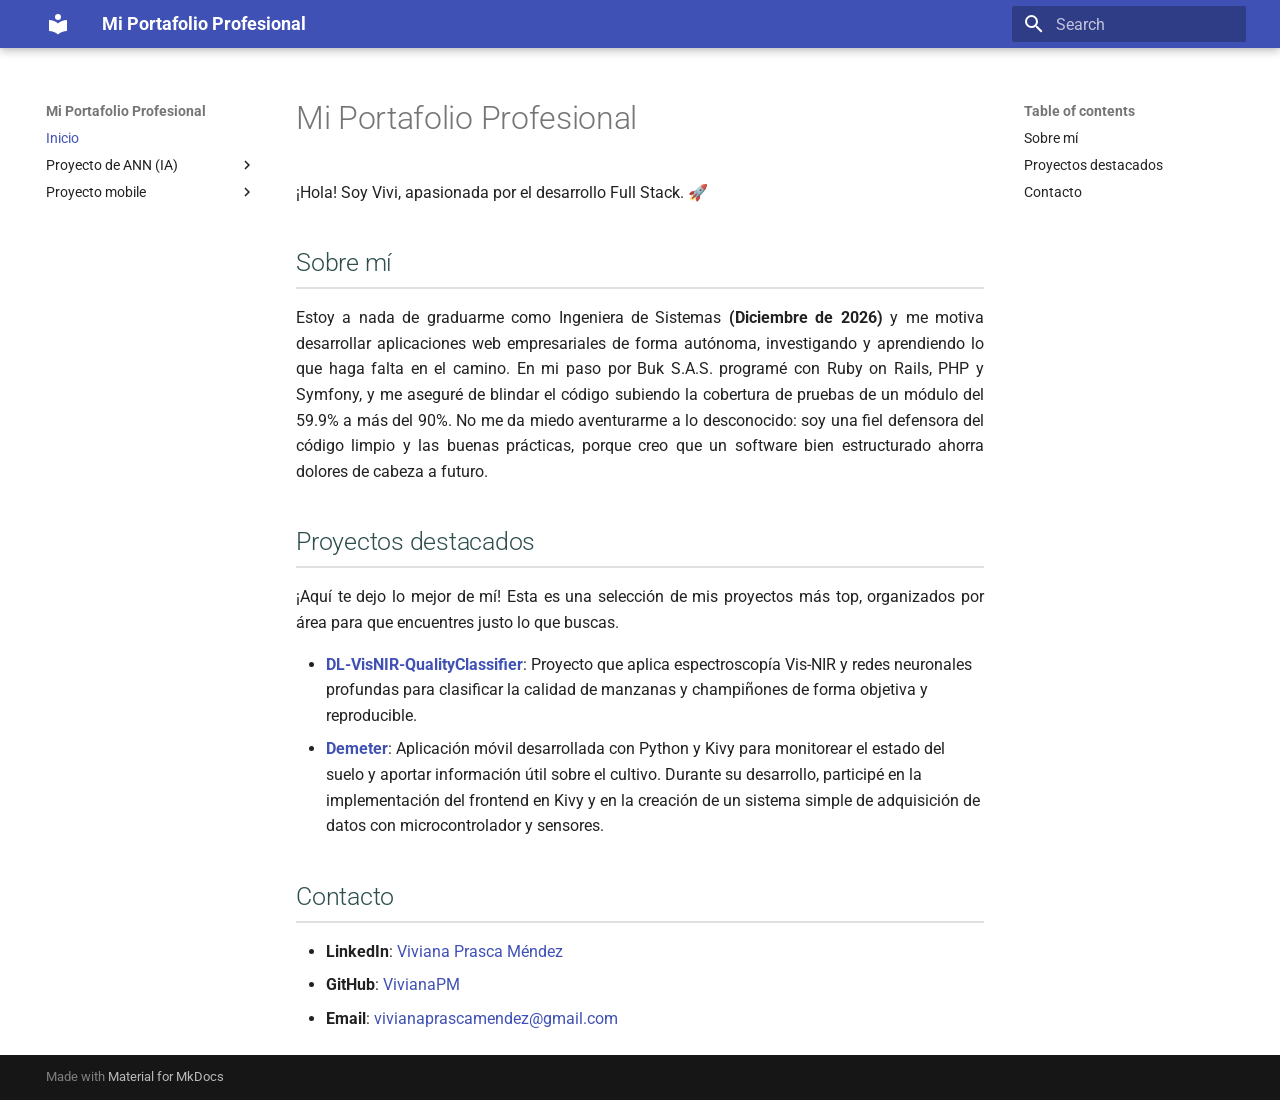
<file: index.html>
<!doctype html>
<html lang="en" class="no-js">
  <head>
    
      <meta charset="utf-8">
      <meta name="viewport" content="width=device-width,initial-scale=1">
      
      
        <meta name="author" content="Viviana Prasca Méndez">
      
      
      
      
        <link rel="next" href="proyecto-QualityClassifier/QualityClassifier/">
      
      
        
      
      
      <link rel="icon" href="assets/images/favicon.png">
      <meta name="generator" content="mkdocs-1.6.1, mkdocs-material-9.7.7">
    
    
      
        <title>Mi Portafolio Profesional</title>
      
    
    
      <link rel="stylesheet" href="assets/stylesheets/main.ec1eaa64.min.css">
      
      


    
    
      
    
    
      
        
        
        <link rel="preconnect" href="https://fonts.gstatic.com" crossorigin>
        <link rel="stylesheet" href="https://fonts.googleapis.com/css?family=Roboto:300,300i,400,400i,700,700i%7CRoboto+Mono:400,400i,700,700i&display=fallback">
        <style>:root{--md-text-font:"Roboto";--md-code-font:"Roboto Mono"}</style>
      
    
    
      <link rel="stylesheet" href="stylesheets/extra.css">
    
    <script>__md_scope=new URL(".",location),__md_hash=e=>[...e].reduce(((e,_)=>(e<<5)-e+_.charCodeAt(0)),0),__md_get=(e,_=localStorage,t=__md_scope)=>JSON.parse(_.getItem(t.pathname+"."+e)),__md_set=(e,_,t=localStorage,a=__md_scope)=>{try{t.setItem(a.pathname+"."+e,JSON.stringify(_))}catch(e){}}</script>
    
      

    
    
  </head>
  
  
    <body dir="ltr">
  
    
    <input class="md-toggle" data-md-toggle="drawer" type="checkbox" id="__drawer" autocomplete="off">
    <input class="md-toggle" data-md-toggle="search" type="checkbox" id="__search" autocomplete="off">
    <label class="md-overlay" for="__drawer"></label>
    <div data-md-component="skip">
      
        
        <a href="#mi-portafolio-profesional" class="md-skip">
          Skip to content
        </a>
      
    </div>
    <div data-md-component="announce">
      
    </div>
    
    
      

  

<header class="md-header md-header--shadow" data-md-component="header">
  <nav class="md-header__inner md-grid" aria-label="Header">
    <a href="." title="Mi Portafolio Profesional" class="md-header__button md-logo" aria-label="Mi Portafolio Profesional" data-md-component="logo">
      
  
  <svg xmlns="http://www.w3.org/2000/svg" viewBox="0 0 24 24"><path d="M12 8a3 3 0 0 0 3-3 3 3 0 0 0-3-3 3 3 0 0 0-3 3 3 3 0 0 0 3 3m0 3.54C9.64 9.35 6.5 8 3 8v11c3.5 0 6.64 1.35 9 3.54 2.36-2.19 5.5-3.54 9-3.54V8c-3.5 0-6.64 1.35-9 3.54"/></svg>

    </a>
    <label class="md-header__button md-icon" for="__drawer">
      
      <svg xmlns="http://www.w3.org/2000/svg" viewBox="0 0 24 24"><path d="M3 6h18v2H3zm0 5h18v2H3zm0 5h18v2H3z"/></svg>
    </label>
    <div class="md-header__title" data-md-component="header-title">
      <div class="md-header__ellipsis">
        <div class="md-header__topic">
          <span class="md-ellipsis">
            Mi Portafolio Profesional
          </span>
        </div>
        <div class="md-header__topic" data-md-component="header-topic">
          <span class="md-ellipsis">
            
              Inicio
            
          </span>
        </div>
      </div>
    </div>
    
    
      <script>var palette=__md_get("__palette");if(palette&&palette.color){if("(prefers-color-scheme)"===palette.color.media){var media=matchMedia("(prefers-color-scheme: light)"),input=document.querySelector(media.matches?"[data-md-color-media='(prefers-color-scheme: light)']":"[data-md-color-media='(prefers-color-scheme: dark)']");palette.color.media=input.getAttribute("data-md-color-media"),palette.color.scheme=input.getAttribute("data-md-color-scheme"),palette.color.primary=input.getAttribute("data-md-color-primary"),palette.color.accent=input.getAttribute("data-md-color-accent")}for(var[key,value]of Object.entries(palette.color))document.body.setAttribute("data-md-color-"+key,value)}</script>
    
    
    
      
      
        <label class="md-header__button md-icon" for="__search">
          
          <svg xmlns="http://www.w3.org/2000/svg" viewBox="0 0 24 24"><path d="M9.5 3A6.5 6.5 0 0 1 16 9.5c0 1.61-.59 3.09-1.56 4.23l.27.27h.79l5 5-1.5 1.5-5-5v-.79l-.27-.27A6.52 6.52 0 0 1 9.5 16 6.5 6.5 0 0 1 3 9.5 6.5 6.5 0 0 1 9.5 3m0 2C7 5 5 7 5 9.5S7 14 9.5 14 14 12 14 9.5 12 5 9.5 5"/></svg>
        </label>
        <div class="md-search" data-md-component="search" role="dialog">
  <label class="md-search__overlay" for="__search"></label>
  <div class="md-search__inner" role="search">
    <form class="md-search__form" name="search">
      <input type="text" class="md-search__input" name="query" aria-label="Search" placeholder="Search" autocapitalize="off" autocorrect="off" autocomplete="off" spellcheck="false" data-md-component="search-query" required>
      <label class="md-search__icon md-icon" for="__search">
        
        <svg xmlns="http://www.w3.org/2000/svg" viewBox="0 0 24 24"><path d="M9.5 3A6.5 6.5 0 0 1 16 9.5c0 1.61-.59 3.09-1.56 4.23l.27.27h.79l5 5-1.5 1.5-5-5v-.79l-.27-.27A6.52 6.52 0 0 1 9.5 16 6.5 6.5 0 0 1 3 9.5 6.5 6.5 0 0 1 9.5 3m0 2C7 5 5 7 5 9.5S7 14 9.5 14 14 12 14 9.5 12 5 9.5 5"/></svg>
        
        <svg xmlns="http://www.w3.org/2000/svg" viewBox="0 0 24 24"><path d="M20 11v2H8l5.5 5.5-1.42 1.42L4.16 12l7.92-7.92L13.5 5.5 8 11z"/></svg>
      </label>
      <nav class="md-search__options" aria-label="Search">
        
        <button type="reset" class="md-search__icon md-icon" title="Clear" aria-label="Clear" tabindex="-1">
          
          <svg xmlns="http://www.w3.org/2000/svg" viewBox="0 0 24 24"><path d="M19 6.41 17.59 5 12 10.59 6.41 5 5 6.41 10.59 12 5 17.59 6.41 19 12 13.41 17.59 19 19 17.59 13.41 12z"/></svg>
        </button>
      </nav>
      
    </form>
    <div class="md-search__output">
      <div class="md-search__scrollwrap" tabindex="0" data-md-scrollfix>
        <div class="md-search-result" data-md-component="search-result">
          <div class="md-search-result__meta">
            Initializing search
          </div>
          <ol class="md-search-result__list" role="presentation"></ol>
        </div>
      </div>
    </div>
  </div>
</div>
      
    
    
  </nav>
  
</header>
    
    <div class="md-container" data-md-component="container">
      
      
        
          
        
      
      <main class="md-main" data-md-component="main">
        <div class="md-main__inner md-grid">
          
            
              
              <div class="md-sidebar md-sidebar--primary" data-md-component="sidebar" data-md-type="navigation" >
                <div class="md-sidebar__scrollwrap">
                  <div class="md-sidebar__inner">
                    



<nav class="md-nav md-nav--primary" aria-label="Navigation" data-md-level="0">
  <label class="md-nav__title" for="__drawer">
    <a href="." title="Mi Portafolio Profesional" class="md-nav__button md-logo" aria-label="Mi Portafolio Profesional" data-md-component="logo">
      
  
  <svg xmlns="http://www.w3.org/2000/svg" viewBox="0 0 24 24"><path d="M12 8a3 3 0 0 0 3-3 3 3 0 0 0-3-3 3 3 0 0 0-3 3 3 3 0 0 0 3 3m0 3.54C9.64 9.35 6.5 8 3 8v11c3.5 0 6.64 1.35 9 3.54 2.36-2.19 5.5-3.54 9-3.54V8c-3.5 0-6.64 1.35-9 3.54"/></svg>

    </a>
    Mi Portafolio Profesional
  </label>
  
  <ul class="md-nav__list" data-md-scrollfix>
    
      
      
  
  
    
  
  
  
    <li class="md-nav__item md-nav__item--active">
      
      <input class="md-nav__toggle md-toggle" type="checkbox" id="__toc">
      
      
        
      
      
        <label class="md-nav__link md-nav__link--active" for="__toc">
          
  
  
  <span class="md-ellipsis">
    
  
    Inicio
  

    
  </span>
  
  

          <span class="md-nav__icon md-icon"></span>
        </label>
      
      <a href="." class="md-nav__link md-nav__link--active">
        
  
  
  <span class="md-ellipsis">
    
  
    Inicio
  

    
  </span>
  
  

      </a>
      
        

<nav class="md-nav md-nav--secondary" aria-label="Table of contents">
  
  
  
    
  
  
    <label class="md-nav__title" for="__toc">
      <span class="md-nav__icon md-icon"></span>
      Table of contents
    </label>
    <ul class="md-nav__list" data-md-component="toc" data-md-scrollfix>
      
        <li class="md-nav__item">
  <a href="#sobre-mi" class="md-nav__link">
    <span class="md-ellipsis">
      
        Sobre mí
      
    </span>
  </a>
  
</li>
      
        <li class="md-nav__item">
  <a href="#proyectos-destacados" class="md-nav__link">
    <span class="md-ellipsis">
      
        Proyectos destacados
      
    </span>
  </a>
  
</li>
      
        <li class="md-nav__item">
  <a href="#contacto" class="md-nav__link">
    <span class="md-ellipsis">
      
        Contacto
      
    </span>
  </a>
  
</li>
      
    </ul>
  
</nav>
      
    </li>
  

    
      
      
  
  
  
  
    
    
    
    
    
    <li class="md-nav__item md-nav__item--nested">
      
        
        
        <input class="md-nav__toggle md-toggle " type="checkbox" id="__nav_2" >
        
          
          <label class="md-nav__link" for="__nav_2" id="__nav_2_label" tabindex="0">
            
  
  
  <span class="md-ellipsis">
    
  
    Proyecto de ANN (IA)
  

    
  </span>
  
  

            <span class="md-nav__icon md-icon"></span>
          </label>
        
        <nav class="md-nav" data-md-level="1" aria-labelledby="__nav_2_label" aria-expanded="false">
          <label class="md-nav__title" for="__nav_2">
            <span class="md-nav__icon md-icon"></span>
            
  
    Proyecto de ANN (IA)
  

          </label>
          <ul class="md-nav__list" data-md-scrollfix>
            
              
                
  
  
  
  
    <li class="md-nav__item">
      <a href="proyecto-QualityClassifier/QualityClassifier/" class="md-nav__link">
        
  
  
  <span class="md-ellipsis">
    
  
    DL-VisNIR-QualityClassifier: Clasificación de Calidad Agrícola mediante Espectroscopía Vis-NIR
  

    
  </span>
  
  

      </a>
    </li>
  

              
            
          </ul>
        </nav>
      
    </li>
  

    
      
      
  
  
  
  
    
    
    
    
    
    <li class="md-nav__item md-nav__item--nested">
      
        
        
        <input class="md-nav__toggle md-toggle " type="checkbox" id="__nav_3" >
        
          
          <label class="md-nav__link" for="__nav_3" id="__nav_3_label" tabindex="0">
            
  
  
  <span class="md-ellipsis">
    
  
    Proyecto mobile
  

    
  </span>
  
  

            <span class="md-nav__icon md-icon"></span>
          </label>
        
        <nav class="md-nav" data-md-level="1" aria-labelledby="__nav_3_label" aria-expanded="false">
          <label class="md-nav__title" for="__nav_3">
            <span class="md-nav__icon md-icon"></span>
            
  
    Proyecto mobile
  

          </label>
          <ul class="md-nav__list" data-md-scrollfix>
            
              
                
  
  
  
  
    <li class="md-nav__item">
      <a href="proyecto-demeter/demeter/" class="md-nav__link">
        
  
  
  <span class="md-ellipsis">
    
  
    Demeter - Sistema de Monitoreo Agrícola Inteligente
  

    
  </span>
  
  

      </a>
    </li>
  

              
            
          </ul>
        </nav>
      
    </li>
  

    
  </ul>
</nav>
                  </div>
                </div>
              </div>
            
            
              
              <div class="md-sidebar md-sidebar--secondary" data-md-component="sidebar" data-md-type="toc" >
                <div class="md-sidebar__scrollwrap">
                  <div class="md-sidebar__inner">
                    

<nav class="md-nav md-nav--secondary" aria-label="Table of contents">
  
  
  
    
  
  
    <label class="md-nav__title" for="__toc">
      <span class="md-nav__icon md-icon"></span>
      Table of contents
    </label>
    <ul class="md-nav__list" data-md-component="toc" data-md-scrollfix>
      
        <li class="md-nav__item">
  <a href="#sobre-mi" class="md-nav__link">
    <span class="md-ellipsis">
      
        Sobre mí
      
    </span>
  </a>
  
</li>
      
        <li class="md-nav__item">
  <a href="#proyectos-destacados" class="md-nav__link">
    <span class="md-ellipsis">
      
        Proyectos destacados
      
    </span>
  </a>
  
</li>
      
        <li class="md-nav__item">
  <a href="#contacto" class="md-nav__link">
    <span class="md-ellipsis">
      
        Contacto
      
    </span>
  </a>
  
</li>
      
    </ul>
  
</nav>
                  </div>
                </div>
              </div>
            
          
          
            <div class="md-content" data-md-component="content">
              
              <article class="md-content__inner md-typeset">
                
                  



<h1 id="mi-portafolio-profesional">Mi Portafolio Profesional</h1>
<p>¡Hola! Soy Vivi, apasionada por el desarrollo Full Stack. 🚀</p>
<h2 id="sobre-mi">Sobre mí</h2>
<p>Estoy a nada de graduarme como Ingeniera de Sistemas <strong>(Diciembre de 2026)</strong> y me motiva desarrollar aplicaciones web empresariales de forma autónoma, investigando y aprendiendo lo que haga falta en el camino. En mi paso por Buk S.A.S. programé con Ruby on Rails, PHP y Symfony, y me aseguré de blindar el código subiendo la cobertura de pruebas de un módulo del 59.9% a más del 90%. No me da miedo aventurarme a lo desconocido: soy una fiel defensora del código limpio y las buenas prácticas, porque creo que un software bien estructurado ahorra dolores de cabeza a futuro.</p>
<h2 id="proyectos-destacados">Proyectos destacados</h2>
<p>¡Aquí te dejo lo mejor de mí! Esta es una selección de mis proyectos más top, organizados por área para que encuentres justo lo que buscas.</p>
<ul>
<li><strong><a href="proyecto-QualityClassifier/QualityClassifier/">DL-VisNIR-QualityClassifier</a></strong>: Proyecto que aplica espectroscopía Vis-NIR y redes neuronales profundas para clasificar la calidad de manzanas y champiñones de forma objetiva y reproducible.</li>
<li><strong><a href="proyecto-demeter/demeter/">Demeter</a></strong>: Aplicación móvil desarrollada con Python y Kivy para monitorear el estado del suelo y aportar información útil sobre el cultivo. Durante su desarrollo, participé en la implementación del frontend en Kivy y en la creación de un sistema simple de adquisición de datos con microcontrolador y sensores.</li>
</ul>
<h2 id="contacto">Contacto</h2>
<ul>
<li><strong>LinkedIn</strong>: <a href="https://www.linkedin.com/in/vprascam">Viviana Prasca Méndez</a></li>
<li><strong>GitHub</strong>: <a href="https://github.com/VivianaPM">VivianaPM</a></li>
<li><strong>Email</strong>: <a href="mailto:vivianaprascamendez@gmail.com">vivianaprascamendez@gmail.com</a></li>
</ul>












                
              </article>
            </div>
          
          
<script>var target=document.getElementById(location.hash.slice(1));target&&target.name&&(target.checked=target.name.startsWith("__tabbed_"))</script>
        </div>
        
      </main>
      
        <footer class="md-footer">
  
  <div class="md-footer-meta md-typeset">
    <div class="md-footer-meta__inner md-grid">
      <div class="md-copyright">
  
  
    Made with
    <a href="https://squidfunk.github.io/mkdocs-material/" target="_blank" rel="noopener">
      Material for MkDocs
    </a>
  
</div>
      
    </div>
  </div>
</footer>
      
    </div>
    <div class="md-dialog" data-md-component="dialog">
      <div class="md-dialog__inner md-typeset"></div>
    </div>
    
    
    
      
      
      <script id="__config" type="application/json">{"annotate": null, "base": ".", "features": [], "search": "assets/javascripts/workers/search.2c215733.min.js", "tags": null, "translations": {"clipboard.copied": "Copied to clipboard", "clipboard.copy": "Copy to clipboard", "search.result.more.one": "1 more on this page", "search.result.more.other": "# more on this page", "search.result.none": "No matching documents", "search.result.one": "1 matching document", "search.result.other": "# matching documents", "search.result.placeholder": "Type to start searching", "search.result.term.missing": "Missing", "select.version": "Select version"}, "version": null}</script>
    
    
      <script src="assets/javascripts/bundle.d7400e89.min.js"></script>
      
    
  </body>
</html>
</file>
<file: stylesheets/extra.css>
.md-content p {
  text-align: justify;
}

.md-content h2 {
  color: #2f4f4f;
  border-bottom: 2px solid #e0e0e0;
  padding-bottom: 0.35rem;
  text-transform: none;
}

.md-content h2::first-letter,
.md-content h3::first-letter {
  text-transform: uppercase;
}

.md-content h3 {
  color: #1f4e79;
  text-transform: none;
}

.md-content pre {
  background-color: #f6f8fa;
  border: 1px solid #d0d7de;
  border-radius: 6px;
  padding: 1rem;
  overflow-x: auto;
}

.md-content code {
  background-color: #eef2f7;
  border-radius: 4px;
  padding: 0.1rem 0.3rem;
}

.md-content .admonition,
.md-content .note {
  border-left: 4px solid #4caf50;
  background-color: #f5fff7;
  padding: 0.8rem 1rem;
  border-radius: 6px;
}
</file>
<file: assets/stylesheets/main.ec1eaa64.min.css>
@charset "UTF-8";html{-webkit-text-size-adjust:none;-moz-text-size-adjust:none;text-size-adjust:none;box-sizing:border-box}*,:after,:before{box-sizing:inherit}@media (prefers-reduced-motion){*,:after,:before{transition:none!important}}body{margin:0}a,button,input,label{-webkit-tap-highlight-color:transparent}a{color:inherit;text-decoration:none}hr{border:0;box-sizing:initial;display:block;height:.05rem;overflow:visible;padding:0}small{font-size:80%}sub,sup{line-height:1em}img{border-style:none}table{border-collapse:initial;border-spacing:0}td,th{font-weight:400;vertical-align:top}button{background:#0000;border:0;font-family:inherit;font-size:inherit;margin:0;padding:0}input{border:0;outline:none}:root{--md-primary-fg-color:#4051b5;--md-primary-fg-color--light:#5d6cc0;--md-primary-fg-color--dark:#303fa1;--md-primary-bg-color:#fff;--md-primary-bg-color--light:#ffffffb3;--md-accent-fg-color:#526cfe;--md-accent-fg-color--transparent:#526cfe1a;--md-accent-bg-color:#fff;--md-accent-bg-color--light:#ffffffb3}[data-md-color-scheme=default]{color-scheme:light}[data-md-color-scheme=default] img[src$="#gh-dark-mode-only"],[data-md-color-scheme=default] img[src$="#only-dark"]{display:none}:root,[data-md-color-scheme=default]{--md-hue:225deg;--md-default-fg-color:#000000de;--md-default-fg-color--light:#0000008a;--md-default-fg-color--lighter:#00000052;--md-default-fg-color--lightest:#00000012;--md-default-bg-color:#fff;--md-default-bg-color--light:#ffffffb3;--md-default-bg-color--lighter:#ffffff4d;--md-default-bg-color--lightest:#ffffff1f;--md-code-fg-color:#36464e;--md-code-bg-color:#f5f5f5;--md-code-bg-color--light:#f5f5f5b3;--md-code-bg-color--lighter:#f5f5f54d;--md-code-hl-color:#4287ff;--md-code-hl-color--light:#4287ff1a;--md-code-hl-number-color:#d52a2a;--md-code-hl-special-color:#db1457;--md-code-hl-function-color:#a846b9;--md-code-hl-constant-color:#6e59d9;--md-code-hl-keyword-color:#3f6ec6;--md-code-hl-string-color:#1c7d4d;--md-code-hl-name-color:var(--md-code-fg-color);--md-code-hl-operator-color:var(--md-default-fg-color--light);--md-code-hl-punctuation-color:var(--md-default-fg-color--light);--md-code-hl-comment-color:var(--md-default-fg-color--light);--md-code-hl-generic-color:var(--md-default-fg-color--light);--md-code-hl-variable-color:var(--md-default-fg-color--light);--md-typeset-color:var(--md-default-fg-color);--md-typeset-a-color:var(--md-primary-fg-color);--md-typeset-del-color:#f5503d26;--md-typeset-ins-color:#0bd57026;--md-typeset-kbd-color:#fafafa;--md-typeset-kbd-accent-color:#fff;--md-typeset-kbd-border-color:#b8b8b8;--md-typeset-mark-color:#ffff0080;--md-typeset-table-color:#0000001f;--md-typeset-table-color--light:rgba(0,0,0,.035);--md-admonition-fg-color:var(--md-default-fg-color);--md-admonition-bg-color:var(--md-default-bg-color);--md-warning-fg-color:#000000de;--md-warning-bg-color:#ff9;--md-footer-fg-color:#fff;--md-footer-fg-color--light:#ffffffb3;--md-footer-fg-color--lighter:#ffffff73;--md-footer-bg-color:#000000de;--md-footer-bg-color--dark:#00000052;--md-shadow-z1:0 0.2rem 0.5rem #0000000d,0 0 0.05rem #0000001a;--md-shadow-z2:0 0.2rem 0.5rem #0000001a,0 0 0.05rem #00000040;--md-shadow-z3:0 0.2rem 0.5rem #0003,0 0 0.05rem #00000059}.md-icon svg{fill:currentcolor;display:block;height:1.2rem;width:1.2rem}body{-webkit-font-smoothing:antialiased;-moz-osx-font-smoothing:grayscale;--md-text-font-family:var(--md-text-font,_),-apple-system,BlinkMacSystemFont,Helvetica,Arial,sans-serif;--md-code-font-family:var(--md-code-font,_),SFMono-Regular,Consolas,Menlo,monospace}aside,body,input{font-feature-settings:"kern","liga";color:var(--md-typeset-color);font-family:var(--md-text-font-family)}code,kbd,pre{font-feature-settings:"kern";font-family:var(--md-code-font-family)}:root{--md-typeset-table-sort-icon:url('data:image/svg+xml;charset=utf-8,<svg xmlns="http://www.w3.org/2000/svg" viewBox="0 0 24 24"><path d="m18 21-4-4h3V7h-3l4-4 4 4h-3v10h3M2 19v-2h10v2M2 13v-2h7v2M2 7V5h4v2z"/></svg>');--md-typeset-table-sort-icon--asc:url('data:image/svg+xml;charset=utf-8,<svg xmlns="http://www.w3.org/2000/svg" viewBox="0 0 24 24"><path d="M19 17h3l-4 4-4-4h3V3h2M2 17h10v2H2M6 5v2H2V5m0 6h7v2H2z"/></svg>');--md-typeset-table-sort-icon--desc:url('data:image/svg+xml;charset=utf-8,<svg xmlns="http://www.w3.org/2000/svg" viewBox="0 0 24 24"><path d="M19 7h3l-4-4-4 4h3v14h2M2 17h10v2H2M6 5v2H2V5m0 6h7v2H2z"/></svg>')}.md-typeset{-webkit-print-color-adjust:exact;color-adjust:exact;font-size:.8rem;line-height:1.6;overflow-wrap:break-word}@media print{.md-typeset{font-size:.68rem}}.md-typeset blockquote,.md-typeset dl,.md-typeset figure,.md-typeset ol,.md-typeset pre,.md-typeset ul{margin-bottom:1em;margin-top:1em}.md-typeset h1{color:var(--md-default-fg-color--light);font-size:2em;line-height:1.3;margin:0 0 1.25em}.md-typeset h1,.md-typeset h2{font-weight:300;letter-spacing:-.01em}.md-typeset h2{font-size:1.5625em;line-height:1.4;margin:1.6em 0 .64em}.md-typeset h3{font-size:1.25em;font-weight:400;letter-spacing:-.01em;line-height:1.5;margin:1.6em 0 .8em}.md-typeset h2+h3{margin-top:.8em}.md-typeset h4{font-weight:700;letter-spacing:-.01em;margin:1em 0}.md-typeset h5,.md-typeset h6{color:var(--md-default-fg-color--light);font-size:.8em;font-weight:700;letter-spacing:-.01em;margin:1.25em 0}.md-typeset h5{text-transform:uppercase}.md-typeset h5 code{text-transform:none}.md-typeset hr{border-bottom:.05rem solid var(--md-default-fg-color--lightest);display:flow-root;margin:1.5em 0}.md-typeset a{color:var(--md-typeset-a-color);word-break:break-word}.md-typeset a,.md-typeset a:before{transition:color 125ms}.md-typeset a:focus,.md-typeset a:hover{color:var(--md-accent-fg-color)}.md-typeset a:focus code,.md-typeset a:hover code{background-color:var(--md-accent-fg-color--transparent);color:var(--md-accent-fg-color)}.md-typeset a code{color:var(--md-typeset-a-color)}.md-typeset a.focus-visible{outline-color:var(--md-accent-fg-color);outline-offset:.2rem}.md-typeset code,.md-typeset kbd,.md-typeset pre{color:var(--md-code-fg-color);direction:ltr;font-variant-ligatures:none;transition:background-color 125ms}@media print{.md-typeset code,.md-typeset kbd,.md-typeset pre{white-space:pre-wrap}}.md-typeset code{background-color:var(--md-code-bg-color);border-radius:.1rem;-webkit-box-decoration-break:clone;box-decoration-break:clone;font-size:.85em;padding:0 .2941176471em;transition:color 125ms,background-color 125ms;word-break:break-word}.md-typeset code:not(.focus-visible){-webkit-tap-highlight-color:transparent;outline:none}.md-typeset pre{display:flow-root;line-height:1.4;position:relative}.md-typeset pre>code{-webkit-box-decoration-break:slice;box-decoration-break:slice;box-shadow:none;display:block;margin:0;outline-color:var(--md-accent-fg-color);overflow:auto;padding:.7720588235em 1.1764705882em;scrollbar-color:var(--md-default-fg-color--lighter) #0000;scrollbar-width:thin;touch-action:auto;word-break:normal}.md-typeset pre>code:hover{scrollbar-color:var(--md-accent-fg-color) #0000}.md-typeset pre>code::-webkit-scrollbar{height:.2rem;width:.2rem}.md-typeset pre>code::-webkit-scrollbar-thumb{background-color:var(--md-default-fg-color--lighter)}.md-typeset pre>code::-webkit-scrollbar-thumb:hover{background-color:var(--md-accent-fg-color)}.md-typeset kbd{background-color:var(--md-typeset-kbd-color);border-radius:.1rem;box-shadow:0 .1rem 0 .05rem var(--md-typeset-kbd-border-color),0 .1rem 0 var(--md-typeset-kbd-border-color),0 -.1rem .2rem var(--md-typeset-kbd-accent-color) inset;color:var(--md-default-fg-color);display:inline-block;font-size:.75em;padding:0 .6666666667em;vertical-align:text-top;word-break:break-word}.md-typeset mark{background-color:var(--md-typeset-mark-color);-webkit-box-decoration-break:clone;box-decoration-break:clone;color:inherit;word-break:break-word}.md-typeset abbr{cursor:help;text-decoration:none}.md-typeset [data-preview],.md-typeset abbr{border-bottom:.05rem dotted var(--md-default-fg-color--light)}.md-typeset small{opacity:.75}[dir=ltr] .md-typeset sub,[dir=ltr] .md-typeset sup{margin-left:.078125em}[dir=rtl] .md-typeset sub,[dir=rtl] .md-typeset sup{margin-right:.078125em}[dir=ltr] .md-typeset blockquote{padding-left:.6rem}[dir=rtl] .md-typeset blockquote{padding-right:.6rem}[dir=ltr] .md-typeset blockquote{border-left:.2rem solid var(--md-default-fg-color--lighter)}[dir=rtl] .md-typeset blockquote{border-right:.2rem solid var(--md-default-fg-color--lighter)}.md-typeset blockquote{color:var(--md-default-fg-color--light);margin-left:0;margin-right:0}.md-typeset ul{list-style-type:disc}.md-typeset ul[type]{list-style-type:revert-layer}[dir=ltr] .md-typeset ol,[dir=ltr] .md-typeset ul{margin-left:.625em}[dir=rtl] .md-typeset ol,[dir=rtl] .md-typeset ul{margin-right:.625em}.md-typeset ol,.md-typeset ul{padding:0}.md-typeset ol:not([hidden]),.md-typeset ul:not([hidden]){display:flow-root}.md-typeset ol ol,.md-typeset ul ol{list-style-type:lower-alpha}.md-typeset ol ol ol,.md-typeset ul ol ol{list-style-type:lower-roman}.md-typeset ol ol ol ol,.md-typeset ul ol ol ol{list-style-type:upper-alpha}.md-typeset ol ol ol ol ol,.md-typeset ul ol ol ol ol{list-style-type:upper-roman}.md-typeset ol[type],.md-typeset ul[type]{list-style-type:revert-layer}[dir=ltr] .md-typeset ol li,[dir=ltr] .md-typeset ul li{margin-left:1.25em}[dir=rtl] .md-typeset ol li,[dir=rtl] .md-typeset ul li{margin-right:1.25em}.md-typeset ol li,.md-typeset ul li{margin-bottom:.5em}.md-typeset ol li blockquote,.md-typeset ol li p,.md-typeset ul li blockquote,.md-typeset ul li p{margin:.5em 0}.md-typeset ol li:last-child,.md-typeset ul li:last-child{margin-bottom:0}[dir=ltr] .md-typeset ol li ol,[dir=ltr] .md-typeset ol li ul,[dir=ltr] .md-typeset ul li ol,[dir=ltr] .md-typeset ul li ul{margin-left:.625em}[dir=rtl] .md-typeset ol li ol,[dir=rtl] .md-typeset ol li ul,[dir=rtl] .md-typeset ul li ol,[dir=rtl] .md-typeset ul li ul{margin-right:.625em}.md-typeset ol li ol,.md-typeset ol li ul,.md-typeset ul li ol,.md-typeset ul li ul{margin-bottom:.5em;margin-top:.5em}[dir=ltr] .md-typeset dd{margin-left:1.875em}[dir=rtl] .md-typeset dd{margin-right:1.875em}.md-typeset dd{margin-bottom:1.5em;margin-top:1em}.md-typeset img,.md-typeset svg,.md-typeset video{height:auto;max-width:100%}.md-typeset img[align=left]{margin:1em 1em 1em 0}.md-typeset img[align=right]{margin:1em 0 1em 1em}.md-typeset img[align]:only-child{margin-top:0}.md-typeset figure{display:flow-root;margin:1em auto;max-width:100%;text-align:center;width:fit-content}.md-typeset figure img{display:block;margin:0 auto}.md-typeset figcaption{font-style:italic;margin:1em auto;max-width:24rem}.md-typeset iframe{max-width:100%}.md-typeset table:not([class]){background-color:var(--md-default-bg-color);border:.05rem solid var(--md-typeset-table-color);border-radius:.1rem;display:inline-block;font-size:.64rem;max-width:100%;overflow:auto;touch-action:auto}@media print{.md-typeset table:not([class]){display:table}}.md-typeset table:not([class])+*{margin-top:1.5em}.md-typeset table:not([class]) td>:first-child,.md-typeset table:not([class]) th>:first-child{margin-top:0}.md-typeset table:not([class]) td>:last-child,.md-typeset table:not([class]) th>:last-child{margin-bottom:0}.md-typeset table:not([class]) td:not([align]),.md-typeset table:not([class]) th:not([align]){text-align:left}[dir=rtl] .md-typeset table:not([class]) td:not([align]),[dir=rtl] .md-typeset table:not([class]) th:not([align]){text-align:right}.md-typeset table:not([class]) th{font-weight:700;min-width:5rem;padding:.9375em 1.25em;vertical-align:top}.md-typeset table:not([class]) td{border-top:.05rem solid var(--md-typeset-table-color);padding:.9375em 1.25em;vertical-align:top}.md-typeset table:not([class]) tbody tr{transition:background-color 125ms}.md-typeset table:not([class]) tbody tr:hover{background-color:var(--md-typeset-table-color--light);box-shadow:0 .05rem 0 var(--md-default-bg-color) inset}.md-typeset table:not([class]) a{word-break:normal}.md-typeset table th[role=columnheader]{cursor:pointer}[dir=ltr] .md-typeset table th[role=columnheader]:after{margin-left:.5em}[dir=rtl] .md-typeset table th[role=columnheader]:after{margin-right:.5em}.md-typeset table th[role=columnheader]:after{content:"";display:inline-block;height:1.2em;-webkit-mask-image:var(--md-typeset-table-sort-icon);mask-image:var(--md-typeset-table-sort-icon);-webkit-mask-repeat:no-repeat;mask-repeat:no-repeat;-webkit-mask-size:contain;mask-size:contain;transition:background-color 125ms;vertical-align:text-bottom;width:1.2em}.md-typeset table th[role=columnheader]:hover:after{background-color:var(--md-default-fg-color--lighter)}.md-typeset table th[role=columnheader][aria-sort=ascending]:after{background-color:var(--md-default-fg-color--light);-webkit-mask-image:var(--md-typeset-table-sort-icon--asc);mask-image:var(--md-typeset-table-sort-icon--asc)}.md-typeset table th[role=columnheader][aria-sort=descending]:after{background-color:var(--md-default-fg-color--light);-webkit-mask-image:var(--md-typeset-table-sort-icon--desc);mask-image:var(--md-typeset-table-sort-icon--desc)}.md-typeset__scrollwrap{margin:1em -.8rem;overflow-x:auto;touch-action:auto}.md-typeset__table{display:inline-block;margin-bottom:.5em;padding:0 .8rem}@media print{.md-typeset__table{display:block}}html .md-typeset__table table{display:table;margin:0;overflow:hidden;width:100%}@media screen and (max-width:44.984375em){.md-content__inner>pre{margin:1em -.8rem}.md-content__inner>pre code{border-radius:0}}.md-typeset .md-author{border-radius:100%;display:block;flex-shrink:0;height:1.6rem;overflow:hidden;position:relative;transition:color 125ms,transform 125ms;width:1.6rem}.md-typeset .md-author img{display:block}.md-typeset .md-author--more{background:var(--md-default-fg-color--lightest);color:var(--md-default-fg-color--lighter);font-size:.6rem;font-weight:700;line-height:1.6rem;text-align:center}.md-typeset .md-author--long{height:2.4rem;width:2.4rem}.md-typeset a.md-author{transform:scale(1)}.md-typeset a.md-author img{border-radius:100%;filter:grayscale(100%) opacity(75%);transition:filter 125ms}.md-typeset a.md-author:focus,.md-typeset a.md-author:hover{transform:scale(1.1);z-index:1}.md-typeset a.md-author:focus img,.md-typeset a.md-author:hover img{filter:grayscale(0)}.md-banner{background-color:var(--md-footer-bg-color);color:var(--md-footer-fg-color);overflow:auto}@media print{.md-banner{display:none}}.md-banner--warning{background-color:var(--md-warning-bg-color);color:var(--md-warning-fg-color)}.md-banner__inner{font-size:.7rem;margin:.6rem auto;padding:0 .8rem}[dir=ltr] .md-banner__button{float:right}[dir=rtl] .md-banner__button{float:left}.md-banner__button{color:inherit;cursor:pointer;transition:opacity .25s}.no-js .md-banner__button{display:none}.md-banner__button:hover{opacity:.7}html{font-size:125%;height:100%;overflow-x:hidden}@media screen and (min-width:100em){html{font-size:137.5%}}@media screen and (min-width:125em){html{font-size:150%}}body{background-color:var(--md-default-bg-color);display:flex;flex-direction:column;font-size:.5rem;min-height:100%;position:relative;width:100%}@media print{body{display:block}}@media screen and (max-width:59.984375em){body[data-md-scrolllock]{position:fixed}}.md-grid{margin-left:auto;margin-right:auto;max-width:61rem}.md-container{display:flex;flex-direction:column;flex-grow:1}@media print{.md-container{display:block}}.md-main{flex-grow:1}.md-main__inner{display:flex;height:100%;margin-top:1.5rem}.md-ellipsis{overflow:hidden;text-overflow:ellipsis}.md-toggle{display:none}.md-option{height:0;opacity:0;position:absolute;width:0}.md-option:checked+label:not([hidden]){display:block}.md-option.focus-visible+label{outline-color:var(--md-accent-fg-color);outline-style:auto}.md-skip{background-color:var(--md-default-fg-color);border-radius:.1rem;color:var(--md-default-bg-color);font-size:.64rem;margin:.5rem;opacity:0;outline-color:var(--md-accent-fg-color);padding:.3rem .5rem;position:fixed;transform:translateY(.4rem);z-index:-1}.md-skip:focus{opacity:1;transform:translateY(0);transition:transform .25s cubic-bezier(.4,0,.2,1),opacity 175ms 75ms;z-index:10}@page{margin:25mm}:root{--md-clipboard-icon:url('data:image/svg+xml;charset=utf-8,<svg xmlns="http://www.w3.org/2000/svg" viewBox="0 0 24 24"><path d="M19 21H8V7h11m0-2H8a2 2 0 0 0-2 2v14a2 2 0 0 0 2 2h11a2 2 0 0 0 2-2V7a2 2 0 0 0-2-2m-3-4H4a2 2 0 0 0-2 2v14h2V3h12z"/></svg>')}.md-clipboard{border-radius:.1rem;color:var(--md-default-fg-color--lightest);cursor:pointer;height:1.5em;outline-color:var(--md-accent-fg-color);outline-offset:.1rem;transition:color .25s;width:1.5em;z-index:1}@media print{.md-clipboard{display:none}}.md-clipboard:not(.focus-visible){-webkit-tap-highlight-color:transparent;outline:none}:hover>.md-clipboard{color:var(--md-default-fg-color--light)}.md-clipboard:focus,.md-clipboard:hover{color:var(--md-accent-fg-color)}.md-clipboard:after{background-color:currentcolor;content:"";display:block;height:1.125em;margin:0 auto;-webkit-mask-image:var(--md-clipboard-icon);mask-image:var(--md-clipboard-icon);-webkit-mask-position:center;mask-position:center;-webkit-mask-repeat:no-repeat;mask-repeat:no-repeat;-webkit-mask-size:contain;mask-size:contain;width:1.125em}.md-clipboard--inline{cursor:pointer}.md-clipboard--inline code{transition:color .25s,background-color .25s}.md-clipboard--inline:focus code,.md-clipboard--inline:hover code{background-color:var(--md-accent-fg-color--transparent);color:var(--md-accent-fg-color)}:root{--md-code-select-icon:url('data:image/svg+xml;charset=utf-8,<svg xmlns="http://www.w3.org/2000/svg" viewBox="0 0 24 24"><path d="M19 19h-4v2h4c1.1 0 2-.9 2-2v-4h-2m0-12h-4v2h4v4h2V5c0-1.1-.9-2-2-2M5 5h4V3H5c-1.1 0-2 .9-2 2v4h2m0 6H3v4c0 1.1.9 2 2 2h4v-2H5zm2-4h2v2H7zm4 0h2v2h-2zm4 0h2v2h-2zM7 7h2v2H7zm4 0h2v2h-2zm4 0h2v2h-2zm-8 8h2v2H7zm4 0h2v2h-2zm4 0h2v2h-2z"/></svg>');--md-code-copy-icon:url('data:image/svg+xml;charset=utf-8,<svg xmlns="http://www.w3.org/2000/svg" viewBox="0 0 24 24"><path d="M19 21H8V7h11m0-2H8a2 2 0 0 0-2 2v14a2 2 0 0 0 2 2h11a2 2 0 0 0 2-2V7a2 2 0 0 0-2-2m-3-4H4a2 2 0 0 0-2 2v14h2V3h12z"/></svg>')}.md-typeset .md-code__content{display:grid}.md-code__nav{background-color:var(--md-code-bg-color--lighter);border-radius:.1rem;display:flex;gap:.2rem;padding:.2rem;position:absolute;right:.25em;top:.25em;transition:background-color .25s;z-index:1}:hover>.md-code__nav{background-color:var(--md-code-bg-color--light)}.md-code__button{color:var(--md-default-fg-color--lightest);cursor:pointer;display:block;height:1.5em;outline-color:var(--md-accent-fg-color);outline-offset:.1rem;transition:color .25s;width:1.5em}:hover>*>.md-code__button{color:var(--md-default-fg-color--light)}.md-code__button.focus-visible,.md-code__button:hover{color:var(--md-accent-fg-color)}.md-code__button--active{color:var(--md-default-fg-color)!important}.md-code__button:after{background-color:currentcolor;content:"";display:block;height:1.125em;margin:0 auto;-webkit-mask-position:center;mask-position:center;-webkit-mask-repeat:no-repeat;mask-repeat:no-repeat;-webkit-mask-size:contain;mask-size:contain;width:1.125em}.md-code__button[data-md-type=select]:after{-webkit-mask-image:var(--md-code-select-icon);mask-image:var(--md-code-select-icon)}.md-code__button[data-md-type=copy]:after{-webkit-mask-image:var(--md-code-copy-icon);mask-image:var(--md-code-copy-icon)}@keyframes consent{0%{opacity:0;transform:translateY(100%)}to{opacity:1;transform:translateY(0)}}@keyframes overlay{0%{opacity:0}to{opacity:1}}.md-consent__overlay{animation:overlay .25s both;-webkit-backdrop-filter:blur(.1rem);backdrop-filter:blur(.1rem);background-color:#0000008a;height:100%;opacity:1;position:fixed;top:0;width:100%;z-index:5}.md-consent__inner{animation:consent .5s cubic-bezier(.1,.7,.1,1) both;background-color:var(--md-default-bg-color);border:0;border-radius:.1rem;bottom:0;box-shadow:0 0 .2rem #0000001a,0 .2rem .4rem #0003;max-height:100%;overflow:auto;padding:0;position:fixed;width:100%;z-index:5}.md-consent__form{padding:.8rem}.md-consent__settings{display:none;margin:1em 0}input:checked+.md-consent__settings{display:block}.md-consent__controls{margin-bottom:.8rem}.md-typeset .md-consent__controls .md-button{display:inline}@media screen and (max-width:44.984375em){.md-typeset .md-consent__controls .md-button{display:block;margin-top:.4rem;text-align:center;width:100%}}.md-consent label{cursor:pointer}.md-content{flex-grow:1;min-width:0}.md-content__inner{margin:0 .8rem 1.2rem;padding-top:.6rem}@media screen and (min-width:76.25em){[dir=ltr] .md-sidebar--primary:not([hidden])~.md-content>.md-content__inner{margin-left:1.2rem}[dir=ltr] .md-sidebar--secondary:not([hidden])~.md-content>.md-content__inner,[dir=rtl] .md-sidebar--primary:not([hidden])~.md-content>.md-content__inner{margin-right:1.2rem}[dir=rtl] .md-sidebar--secondary:not([hidden])~.md-content>.md-content__inner{margin-left:1.2rem}}.md-content__inner:before{content:"";display:block;height:.4rem}.md-content__inner>:last-child{margin-bottom:0}[dir=ltr] .md-content__button{float:right}[dir=rtl] .md-content__button{float:left}[dir=ltr] .md-content__button{margin-left:.4rem}[dir=rtl] .md-content__button{margin-right:.4rem}.md-content__button{margin:.4rem 0;padding:0}@media print{.md-content__button{display:none}}.md-typeset .md-content__button{color:var(--md-default-fg-color--lighter)}.md-content__button svg{display:inline;vertical-align:top}[dir=rtl] .md-content__button svg{transform:scaleX(-1)}[dir=ltr] .md-dialog{right:.8rem}[dir=rtl] .md-dialog{left:.8rem}.md-dialog{background-color:var(--md-default-fg-color);border-radius:.1rem;bottom:.8rem;box-shadow:var(--md-shadow-z3);min-width:11.1rem;opacity:0;padding:.4rem .6rem;pointer-events:none;position:fixed;transform:translateY(100%);transition:transform 0ms .4s,opacity .4s;z-index:4}@media print{.md-dialog{display:none}}.md-dialog--active{opacity:1;pointer-events:auto;transform:translateY(0);transition:transform .4s cubic-bezier(.075,.85,.175,1),opacity .4s}.md-dialog__inner{color:var(--md-default-bg-color);font-size:.7rem}.md-feedback{margin:2em 0 1em;text-align:center}.md-feedback fieldset{border:none;margin:0;padding:0}.md-feedback__title{font-weight:700;margin:1em auto}.md-feedback__inner{position:relative}.md-feedback__list{display:flex;flex-wrap:wrap;place-content:baseline center;position:relative}.md-feedback__list:hover .md-icon:not(:disabled){color:var(--md-default-fg-color--lighter)}:disabled .md-feedback__list{min-height:1.8rem}.md-feedback__icon{color:var(--md-default-fg-color--light);cursor:pointer;flex-shrink:0;margin:0 .1rem;transition:color 125ms}.md-feedback__icon:not(:disabled).md-icon:hover{color:var(--md-accent-fg-color)}.md-feedback__icon:disabled{color:var(--md-default-fg-color--lightest);pointer-events:none}.md-feedback__note{opacity:0;position:relative;transform:translateY(.4rem);transition:transform .4s cubic-bezier(.1,.7,.1,1),opacity .15s}.md-feedback__note>*{margin:0 auto;max-width:16rem}:disabled .md-feedback__note{opacity:1;transform:translateY(0)}@media print{.md-feedback{display:none}}.md-footer{background-color:var(--md-footer-bg-color);color:var(--md-footer-fg-color)}@media print{.md-footer{display:none}}.md-footer__inner{justify-content:space-between;overflow:auto;padding:.2rem}.md-footer__inner:not([hidden]){display:flex}.md-footer__link{align-items:end;display:flex;flex-grow:0.01;margin-bottom:.4rem;margin-top:1rem;max-width:100%;outline-color:var(--md-accent-fg-color);overflow:hidden;transition:opacity .25s}.md-footer__link:focus,.md-footer__link:hover{opacity:.7}[dir=rtl] .md-footer__link svg{transform:scaleX(-1)}@media screen and (max-width:44.984375em){.md-footer__link--prev{flex-shrink:0}.md-footer__link--prev .md-footer__title{display:none}}[dir=ltr] .md-footer__link--next{margin-left:auto}[dir=rtl] .md-footer__link--next{margin-right:auto}.md-footer__link--next{text-align:right}[dir=rtl] .md-footer__link--next{text-align:left}.md-footer__title{flex-grow:1;font-size:.9rem;margin-bottom:.7rem;max-width:calc(100% - 2.4rem);padding:0 1rem;white-space:nowrap}.md-footer__button{margin:.2rem;padding:.4rem}.md-footer__direction{font-size:.64rem;opacity:.7}.md-footer-meta{background-color:var(--md-footer-bg-color--dark)}.md-footer-meta__inner{display:flex;flex-wrap:wrap;justify-content:space-between;padding:.2rem}html .md-footer-meta.md-typeset a{color:var(--md-footer-fg-color--light)}html .md-footer-meta.md-typeset a:focus,html .md-footer-meta.md-typeset a:hover{color:var(--md-footer-fg-color)}.md-copyright{color:var(--md-footer-fg-color--lighter);font-size:.64rem;margin:auto .6rem;padding:.4rem 0;width:100%}@media screen and (min-width:45em){.md-copyright{width:auto}}.md-copyright__highlight{color:var(--md-footer-fg-color--light)}.md-social{display:inline-flex;gap:.2rem;margin:0 .4rem;padding:.2rem 0 .6rem}@media screen and (min-width:45em){.md-social{padding:.6rem 0}}.md-social__link{display:inline-block;height:1.6rem;text-align:center;width:1.6rem}.md-social__link:before{line-height:1.9}.md-social__link svg{fill:currentcolor;max-height:.8rem;vertical-align:-25%}.md-typeset .md-button{border:.1rem solid;border-radius:.1rem;color:var(--md-primary-fg-color);cursor:pointer;display:inline-block;font-weight:700;padding:.625em 2em;transition:color 125ms,background-color 125ms,border-color 125ms}.md-typeset .md-button--primary{background-color:var(--md-primary-fg-color);border-color:var(--md-primary-fg-color);color:var(--md-primary-bg-color)}.md-typeset .md-button:focus,.md-typeset .md-button:hover{background-color:var(--md-accent-fg-color);border-color:var(--md-accent-fg-color);color:var(--md-accent-bg-color)}[dir=ltr] .md-typeset .md-input{border-top-left-radius:.1rem}[dir=ltr] .md-typeset .md-input,[dir=rtl] .md-typeset .md-input{border-top-right-radius:.1rem}[dir=rtl] .md-typeset .md-input{border-top-left-radius:.1rem}.md-typeset .md-input{border-bottom:.1rem solid var(--md-default-fg-color--lighter);box-shadow:var(--md-shadow-z1);font-size:.8rem;height:1.8rem;padding:0 .6rem;transition:border .25s,box-shadow .25s}.md-typeset .md-input:focus,.md-typeset .md-input:hover{border-bottom-color:var(--md-accent-fg-color);box-shadow:var(--md-shadow-z2)}.md-typeset .md-input--stretch{width:100%}.md-header{background-color:var(--md-primary-fg-color);box-shadow:0 0 .2rem #0000,0 .2rem .4rem #0000;color:var(--md-primary-bg-color);display:block;left:0;position:sticky;right:0;top:0;z-index:4}@media print{.md-header{display:none}}.md-header[hidden]{transform:translateY(-100%);transition:transform .25s cubic-bezier(.8,0,.6,1),box-shadow .25s}.md-header--shadow{box-shadow:0 0 .2rem #0000001a,0 .2rem .4rem #0003;transition:transform .25s cubic-bezier(.1,.7,.1,1),box-shadow .25s}.md-header__inner{align-items:center;display:flex;padding:0 .2rem}.md-header__button{color:currentcolor;cursor:pointer;margin:.2rem;outline-color:var(--md-accent-fg-color);padding:.4rem;position:relative;transition:opacity .25s;vertical-align:middle;z-index:1}.md-header__button:hover{opacity:.7}.md-header__button:not([hidden]){display:inline-block}.md-header__button:not(.focus-visible){-webkit-tap-highlight-color:transparent;outline:none}.md-header__button.md-logo{margin:.2rem;padding:.4rem}@media screen and (max-width:76.234375em){.md-header__button.md-logo{display:none}}.md-header__button.md-logo img,.md-header__button.md-logo svg{fill:currentcolor;display:block;height:1.2rem;width:auto}@media screen and (min-width:60em){.md-header__button[for=__search]{display:none}}.no-js .md-header__button[for=__search]{display:none}[dir=rtl] .md-header__button[for=__search] svg{transform:scaleX(-1)}@media screen and (min-width:76.25em){.md-header__button[for=__drawer]{display:none}}.md-header__topic{display:flex;max-width:100%;position:absolute;transition:transform .4s cubic-bezier(.1,.7,.1,1),opacity .15s;white-space:nowrap}.md-header__topic+.md-header__topic{opacity:0;pointer-events:none;transform:translateX(1.25rem);transition:transform .4s cubic-bezier(1,.7,.1,.1),opacity .15s;z-index:-1}[dir=rtl] .md-header__topic+.md-header__topic{transform:translateX(-1.25rem)}.md-header__topic:first-child{font-weight:700}[dir=ltr] .md-header__title{margin-left:1rem;margin-right:.4rem}[dir=rtl] .md-header__title{margin-left:.4rem;margin-right:1rem}.md-header__title{flex-grow:1;font-size:.9rem;height:2.4rem;line-height:2.4rem}.md-header__title--active .md-header__topic{opacity:0;pointer-events:none;transform:translateX(-1.25rem);transition:transform .4s cubic-bezier(1,.7,.1,.1),opacity .15s;z-index:-1}[dir=rtl] .md-header__title--active .md-header__topic{transform:translateX(1.25rem)}.md-header__title--active .md-header__topic+.md-header__topic{opacity:1;pointer-events:auto;transform:translateX(0);transition:transform .4s cubic-bezier(.1,.7,.1,1),opacity .15s;z-index:0}.md-header__title>.md-header__ellipsis{height:100%;position:relative;width:100%}.md-header__option{display:flex;flex-shrink:0;max-width:100%;transition:max-width 0ms .25s,opacity .25s .25s;white-space:nowrap}[data-md-toggle=search]:checked~.md-header .md-header__option{max-width:0;opacity:0;transition:max-width 0ms,opacity 0ms}.md-header__option>input{bottom:0}.md-header__source{display:none}@media screen and (min-width:60em){[dir=ltr] .md-header__source{margin-left:1rem}[dir=rtl] .md-header__source{margin-right:1rem}.md-header__source{display:block;max-width:11.7rem;width:11.7rem}}@media screen and (min-width:76.25em){[dir=ltr] .md-header__source{margin-left:1.4rem}[dir=rtl] .md-header__source{margin-right:1.4rem}}.md-meta{color:var(--md-default-fg-color--light);font-size:.7rem;line-height:1.3}.md-meta__list{display:inline-flex;flex-wrap:wrap;list-style:none;margin:0;padding:0}.md-meta__item:not(:last-child):after{content:"·";margin-left:.2rem;margin-right:.2rem}.md-meta__link{color:var(--md-typeset-a-color)}.md-meta__link:focus,.md-meta__link:hover{color:var(--md-accent-fg-color)}.md-draft{background-color:#ff1744;border-radius:.125em;color:#fff;display:inline-block;font-weight:700;padding-left:.5714285714em;padding-right:.5714285714em}:root{--md-nav-icon--prev:url('data:image/svg+xml;charset=utf-8,<svg xmlns="http://www.w3.org/2000/svg" viewBox="0 0 24 24"><path d="M20 11v2H8l5.5 5.5-1.42 1.42L4.16 12l7.92-7.92L13.5 5.5 8 11z"/></svg>');--md-nav-icon--next:url('data:image/svg+xml;charset=utf-8,<svg xmlns="http://www.w3.org/2000/svg" viewBox="0 0 24 24"><path d="M8.59 16.58 13.17 12 8.59 7.41 10 6l6 6-6 6z"/></svg>');--md-toc-icon:url('data:image/svg+xml;charset=utf-8,<svg xmlns="http://www.w3.org/2000/svg" viewBox="0 0 24 24"><path d="M3 9h14V7H3zm0 4h14v-2H3zm0 4h14v-2H3zm16 0h2v-2h-2zm0-10v2h2V7zm0 6h2v-2h-2z"/></svg>')}.md-nav{font-size:.7rem;line-height:1.3}.md-nav__title{color:var(--md-default-fg-color--light);display:block;font-weight:700;overflow:hidden;padding:0 .6rem;text-overflow:ellipsis}.md-nav__title .md-nav__button{display:none}.md-nav__title .md-nav__button img{height:100%;width:auto}.md-nav__title .md-nav__button.md-logo img,.md-nav__title .md-nav__button.md-logo svg{fill:currentcolor;display:block;height:2.4rem;max-width:100%;object-fit:contain;width:auto}.md-nav__list{list-style:none;margin:0;padding:0}.md-nav__link{align-items:flex-start;display:flex;gap:.4rem;margin-top:.625em;scroll-snap-align:start;transition:color 125ms}.md-nav__link--passed,.md-nav__link--passed code{color:var(--md-default-fg-color--light)}.md-nav__item .md-nav__link--active,.md-nav__item .md-nav__link--active code{color:var(--md-typeset-a-color)}.md-nav__link .md-ellipsis{position:relative}.md-nav__link .md-ellipsis code{word-break:normal}[dir=ltr] .md-nav__link .md-icon:last-child{margin-left:auto}[dir=rtl] .md-nav__link .md-icon:last-child{margin-right:auto}.md-nav__link .md-typeset{font-size:.7rem;line-height:1.3}.md-nav__link svg{fill:currentcolor;flex-shrink:0;height:1.3em;position:relative}.md-nav__link[for]:focus,.md-nav__link[for]:hover,.md-nav__link[href]:focus,.md-nav__link[href]:hover{color:var(--md-accent-fg-color);cursor:pointer}.md-nav__link[for]:focus code,.md-nav__link[for]:hover code,.md-nav__link[href]:focus code,.md-nav__link[href]:hover code{background-color:var(--md-accent-fg-color--transparent);color:var(--md-accent-fg-color)}.md-nav__link.focus-visible{outline-color:var(--md-accent-fg-color);outline-offset:.2rem}.md-nav--primary .md-nav__link[for=__toc]{display:none}.md-nav--primary .md-nav__link[for=__toc] .md-icon:after{background-color:currentcolor;display:block;height:100%;-webkit-mask-image:var(--md-toc-icon);mask-image:var(--md-toc-icon);width:100%}.md-nav--primary .md-nav__link[for=__toc]~.md-nav{display:none}.md-nav__container>.md-nav__link{margin-top:0}.md-nav__container>.md-nav__link:first-child{flex-grow:1;min-width:0}.md-nav__icon{flex-shrink:0}.md-nav__source{display:none}@media screen and (max-width:76.234375em){.md-nav--primary,.md-nav--primary .md-nav{background-color:var(--md-default-bg-color);display:flex;flex-direction:column;height:100%;left:0;position:absolute;right:0;top:0;z-index:1}.md-nav--primary .md-nav__item,.md-nav--primary .md-nav__title{font-size:.8rem;line-height:1.5}.md-nav--primary .md-nav__title{background-color:var(--md-default-fg-color--lightest);color:var(--md-default-fg-color--light);cursor:pointer;height:5.6rem;line-height:2.4rem;padding:3rem .8rem .2rem;position:relative;white-space:nowrap}[dir=ltr] .md-nav--primary .md-nav__title .md-nav__icon{left:.4rem}[dir=rtl] .md-nav--primary .md-nav__title .md-nav__icon{right:.4rem}.md-nav--primary .md-nav__title .md-nav__icon{display:block;height:1.2rem;margin:.2rem;position:absolute;top:.4rem;width:1.2rem}.md-nav--primary .md-nav__title .md-nav__icon:after{background-color:currentcolor;content:"";display:block;height:100%;-webkit-mask-image:var(--md-nav-icon--prev);mask-image:var(--md-nav-icon--prev);-webkit-mask-position:center;mask-position:center;-webkit-mask-repeat:no-repeat;mask-repeat:no-repeat;-webkit-mask-size:contain;mask-size:contain;width:100%}.md-nav--primary .md-nav__title~.md-nav__list{background-color:var(--md-default-bg-color);box-shadow:0 .05rem 0 var(--md-default-fg-color--lightest) inset;overflow-y:auto;scroll-snap-type:y mandatory;touch-action:pan-y}.md-nav--primary .md-nav__title~.md-nav__list>:first-child{border-top:0}.md-nav--primary .md-nav__title[for=__drawer]{background-color:var(--md-primary-fg-color);color:var(--md-primary-bg-color);font-weight:700}.md-nav--primary .md-nav__title .md-logo{display:block;left:.2rem;margin:.2rem;padding:.4rem;position:absolute;right:.2rem;top:.2rem}.md-nav--primary .md-nav__list{flex:1}.md-nav--primary .md-nav__item{border-top:.05rem solid var(--md-default-fg-color--lightest)}.md-nav--primary .md-nav__item--active>.md-nav__link{color:var(--md-typeset-a-color)}.md-nav--primary .md-nav__item--active>.md-nav__link:focus,.md-nav--primary .md-nav__item--active>.md-nav__link:hover{color:var(--md-accent-fg-color)}.md-nav--primary .md-nav__link{margin-top:0;padding:.6rem .8rem}.md-nav--primary .md-nav__link svg{margin-top:.1em}.md-nav--primary .md-nav__link>.md-nav__link{padding:0}[dir=ltr] .md-nav--primary .md-nav__link .md-nav__icon{margin-right:-.2rem}[dir=rtl] .md-nav--primary .md-nav__link .md-nav__icon{margin-left:-.2rem}.md-nav--primary .md-nav__link .md-nav__icon{font-size:1.2rem;height:1.2rem;width:1.2rem}.md-nav--primary .md-nav__link .md-nav__icon:after{background-color:currentcolor;content:"";display:block;height:100%;-webkit-mask-image:var(--md-nav-icon--next);mask-image:var(--md-nav-icon--next);-webkit-mask-position:center;mask-position:center;-webkit-mask-repeat:no-repeat;mask-repeat:no-repeat;-webkit-mask-size:contain;mask-size:contain;width:100%}[dir=rtl] .md-nav--primary .md-nav__icon:after{transform:scale(-1)}.md-nav--primary .md-nav--secondary .md-nav{background-color:initial;position:static}[dir=ltr] .md-nav--primary .md-nav--secondary .md-nav .md-nav__link{padding-left:1.4rem}[dir=rtl] .md-nav--primary .md-nav--secondary .md-nav .md-nav__link{padding-right:1.4rem}[dir=ltr] .md-nav--primary .md-nav--secondary .md-nav .md-nav .md-nav__link{padding-left:2rem}[dir=rtl] .md-nav--primary .md-nav--secondary .md-nav .md-nav .md-nav__link{padding-right:2rem}[dir=ltr] .md-nav--primary .md-nav--secondary .md-nav .md-nav .md-nav .md-nav__link{padding-left:2.6rem}[dir=rtl] .md-nav--primary .md-nav--secondary .md-nav .md-nav .md-nav .md-nav__link{padding-right:2.6rem}[dir=ltr] .md-nav--primary .md-nav--secondary .md-nav .md-nav .md-nav .md-nav .md-nav__link{padding-left:3.2rem}[dir=rtl] .md-nav--primary .md-nav--secondary .md-nav .md-nav .md-nav .md-nav .md-nav__link{padding-right:3.2rem}.md-nav--secondary{background-color:initial}.md-nav__toggle~.md-nav{display:flex;opacity:0;transform:translateX(100%);transition:transform .25s cubic-bezier(.8,0,.6,1),opacity 125ms 50ms}[dir=rtl] .md-nav__toggle~.md-nav{transform:translateX(-100%)}.md-nav__toggle:checked~.md-nav{opacity:1;transform:translateX(0);transition:transform .25s cubic-bezier(.4,0,.2,1),opacity 125ms 125ms}.md-nav__toggle:checked~.md-nav>.md-nav__list{backface-visibility:hidden}}@media screen and (max-width:59.984375em){.md-nav--primary .md-nav__link[for=__toc]{display:flex}.md-nav--primary .md-nav__link[for=__toc] .md-icon:after{content:""}.md-nav--primary .md-nav__link[for=__toc]+.md-nav__link{display:none}.md-nav--primary .md-nav__link[for=__toc]~.md-nav{display:flex}.md-nav__source{background-color:var(--md-primary-fg-color--dark);color:var(--md-primary-bg-color);display:block;padding:0 .2rem}}@media screen and (min-width:60em) and (max-width:76.234375em){.md-nav--integrated .md-nav__link[for=__toc]{display:flex}.md-nav--integrated .md-nav__link[for=__toc] .md-icon:after{content:""}.md-nav--integrated .md-nav__link[for=__toc]+.md-nav__link{display:none}.md-nav--integrated .md-nav__link[for=__toc]~.md-nav{display:flex}}@media screen and (min-width:60em){.md-nav{margin-bottom:-.4rem}.md-nav--secondary .md-nav__title{background:var(--md-default-bg-color);box-shadow:0 0 .4rem .4rem var(--md-default-bg-color);position:sticky;top:0;z-index:1}.md-nav--secondary .md-nav__title[for=__toc]{scroll-snap-align:start}.md-nav--secondary .md-nav__title .md-nav__icon{display:none}[dir=ltr] .md-nav--secondary .md-nav__list{padding-left:.6rem}[dir=rtl] .md-nav--secondary .md-nav__list{padding-right:.6rem}.md-nav--secondary .md-nav__list{padding-bottom:.4rem}[dir=ltr] .md-nav--secondary .md-nav__item>.md-nav__link{margin-right:.4rem}[dir=rtl] .md-nav--secondary .md-nav__item>.md-nav__link{margin-left:.4rem}}@media screen and (min-width:76.25em){.md-nav{margin-bottom:-.4rem;transition:max-height .25s cubic-bezier(.86,0,.07,1)}.md-nav--primary .md-nav__title{background:var(--md-default-bg-color);box-shadow:0 0 .4rem .4rem var(--md-default-bg-color);position:sticky;top:0;z-index:1}.md-nav--primary .md-nav__title[for=__drawer]{scroll-snap-align:start}.md-nav--primary .md-nav__title .md-nav__icon{display:none}[dir=ltr] .md-nav--primary .md-nav__list{padding-left:.6rem}[dir=rtl] .md-nav--primary .md-nav__list{padding-right:.6rem}.md-nav--primary .md-nav__list{padding-bottom:.4rem}[dir=ltr] .md-nav--primary .md-nav__item>.md-nav__link{margin-right:.4rem}[dir=rtl] .md-nav--primary .md-nav__item>.md-nav__link{margin-left:.4rem}.md-nav__toggle~.md-nav{display:grid;grid-template-rows:minmax(.4rem,0fr);opacity:0;transition:grid-template-rows .25s cubic-bezier(.86,0,.07,1),opacity .25s,visibility 0ms .25s;visibility:collapse}.md-nav__toggle~.md-nav>.md-nav__list{overflow:hidden}.md-nav__toggle.md-toggle--indeterminate~.md-nav,.md-nav__toggle:checked~.md-nav{grid-template-rows:minmax(.4rem,1fr);opacity:1;transition:grid-template-rows .25s cubic-bezier(.86,0,.07,1),opacity .15s .1s,visibility 0ms;visibility:visible}.md-nav__toggle.md-toggle--indeterminate~.md-nav{transition:none}.md-nav__item--nested>.md-nav>.md-nav__title{display:none}.md-nav__item--section{display:block;margin:1.25em 0}.md-nav__item--section:last-child{margin-bottom:0}.md-nav__item--section>.md-nav__link{font-weight:700}.md-nav__item--section>.md-nav__link[for]{color:var(--md-default-fg-color--light)}.md-nav__item--section>.md-nav__link:not(.md-nav__container){pointer-events:none}.md-nav__item--section>.md-nav__link .md-icon,.md-nav__item--section>.md-nav__link>[for]{display:none}[dir=ltr] .md-nav__item--section>.md-nav{margin-left:-.6rem}[dir=rtl] .md-nav__item--section>.md-nav{margin-right:-.6rem}.md-nav__item--section>.md-nav{display:block;opacity:1;visibility:visible}.md-nav__item--section>.md-nav>.md-nav__list>.md-nav__item{padding:0}.md-nav__icon{border-radius:100%;height:.9rem;transition:background-color .25s;width:.9rem}.md-nav__icon:hover{background-color:var(--md-accent-fg-color--transparent)}.md-nav__icon:after{background-color:currentcolor;border-radius:100%;content:"";display:inline-block;height:100%;-webkit-mask-image:var(--md-nav-icon--next);mask-image:var(--md-nav-icon--next);-webkit-mask-position:center;mask-position:center;-webkit-mask-repeat:no-repeat;mask-repeat:no-repeat;-webkit-mask-size:contain;mask-size:contain;transition:transform .25s;vertical-align:-.1rem;width:100%}[dir=rtl] .md-nav__icon:after{transform:rotate(180deg)}.md-nav__item--nested .md-nav__toggle:checked~.md-nav__link .md-nav__icon:after,.md-nav__item--nested .md-toggle--indeterminate~.md-nav__link .md-nav__icon:after{transform:rotate(90deg)}.md-nav--lifted>.md-nav__list>.md-nav__item,.md-nav--lifted>.md-nav__title{display:none}.md-nav--lifted>.md-nav__list>.md-nav__item--active{display:block}.md-nav--lifted>.md-nav__list>.md-nav__item--active>.md-nav__link{background:var(--md-default-bg-color);box-shadow:0 0 .4rem .4rem var(--md-default-bg-color);margin-top:0;position:sticky;top:0;z-index:1}.md-nav--lifted>.md-nav__list>.md-nav__item--active>.md-nav__link:not(.md-nav__container){pointer-events:none}.md-nav--lifted>.md-nav__list>.md-nav__item--active.md-nav__item--section{margin:0}[dir=ltr] .md-nav--lifted>.md-nav__list>.md-nav__item>.md-nav:not(.md-nav--secondary){margin-left:-.6rem}[dir=rtl] .md-nav--lifted>.md-nav__list>.md-nav__item>.md-nav:not(.md-nav--secondary){margin-right:-.6rem}.md-nav--lifted>.md-nav__list>.md-nav__item>[for]{color:var(--md-default-fg-color--light)}.md-nav--lifted .md-nav[data-md-level="1"]{grid-template-rows:minmax(.4rem,1fr);opacity:1;visibility:visible}[dir=ltr] .md-nav--integrated>.md-nav__list>.md-nav__item--active .md-nav--secondary{border-left:.05rem solid var(--md-primary-fg-color)}[dir=rtl] .md-nav--integrated>.md-nav__list>.md-nav__item--active .md-nav--secondary{border-right:.05rem solid var(--md-primary-fg-color)}.md-nav--integrated>.md-nav__list>.md-nav__item--active .md-nav--secondary{display:block;margin-bottom:1.25em;opacity:1;visibility:visible}.md-nav--integrated>.md-nav__list>.md-nav__item--active .md-nav--secondary>.md-nav__list{overflow:visible;padding-bottom:0}.md-nav--integrated>.md-nav__list>.md-nav__item--active .md-nav--secondary>.md-nav__title{display:none}}.md-pagination{font-size:.8rem;font-weight:700;gap:.4rem}.md-pagination,.md-pagination>*{align-items:center;display:flex;justify-content:center}.md-pagination>*{border-radius:.2rem;height:1.8rem;min-width:1.8rem;text-align:center}.md-pagination__current{background-color:var(--md-default-fg-color--lightest);color:var(--md-default-fg-color--light)}.md-pagination__link{transition:color 125ms,background-color 125ms}.md-pagination__link:focus,.md-pagination__link:hover{background-color:var(--md-accent-fg-color--transparent);color:var(--md-accent-fg-color)}.md-pagination__link:focus svg,.md-pagination__link:hover svg{color:var(--md-accent-fg-color)}.md-pagination__link.focus-visible{outline-color:var(--md-accent-fg-color);outline-offset:.2rem}.md-pagination__link svg{fill:currentcolor;color:var(--md-default-fg-color--lighter);display:block;max-height:100%;width:1.2rem}:root{--md-path-icon:url('data:image/svg+xml;charset=utf-8,<svg xmlns="http://www.w3.org/2000/svg" viewBox="0 0 24 24"><path d="M8.59 16.58 13.17 12 8.59 7.41 10 6l6 6-6 6z"/></svg>')}.md-path{font-size:.7rem;margin:0 .8rem;overflow:auto;padding-top:1.2rem}.md-path:not([hidden]){display:block}@media screen and (min-width:76.25em){.md-path{margin:0 1.2rem}}.md-path__list{align-items:center;display:flex;gap:.2rem;list-style:none;margin:0;padding:0}.md-path__item:not(:first-child){display:inline-flex;gap:.2rem;white-space:nowrap}.md-path__item:not(:first-child):before{background-color:var(--md-default-fg-color--lighter);content:"";display:inline;height:.8rem;-webkit-mask-image:var(--md-path-icon);mask-image:var(--md-path-icon);width:.8rem}.md-path__link{align-items:center;color:var(--md-default-fg-color--light);display:flex}.md-path__link:focus,.md-path__link:hover{color:var(--md-accent-fg-color)}:root{--md-post-pin-icon:url('data:image/svg+xml;charset=utf-8,<svg xmlns="http://www.w3.org/2000/svg" viewBox="0 0 24 24"><path d="M16 12V4h1V2H7v2h1v8l-2 2v2h5.2v6h1.6v-6H18v-2z"/></svg>')}.md-post__back{border-bottom:.05rem solid var(--md-default-fg-color--lightest);margin-bottom:1.2rem;padding-bottom:1.2rem}@media screen and (max-width:76.234375em){.md-post__back{display:none}}[dir=rtl] .md-post__back svg{transform:scaleX(-1)}.md-post__authors{display:flex;flex-direction:column;gap:.6rem;margin:0 .6rem 1.2rem}.md-post .md-post__meta a{transition:color 125ms}.md-post .md-post__meta a:focus,.md-post .md-post__meta a:hover{color:var(--md-accent-fg-color)}.md-post__title{color:var(--md-default-fg-color--light);font-weight:700}.md-post--excerpt{margin-bottom:3.2rem}.md-post--excerpt .md-post__header{align-items:center;display:flex;gap:.6rem;min-height:1.6rem}.md-post--excerpt .md-post__authors{align-items:center;display:inline-flex;flex-direction:row;gap:.2rem;margin:0;min-height:2.4rem}[dir=ltr] .md-post--excerpt .md-post__meta .md-meta__list{margin-right:.4rem}[dir=rtl] .md-post--excerpt .md-post__meta .md-meta__list{margin-left:.4rem}.md-post--excerpt .md-post__content>:first-child{--md-scroll-margin:6rem;margin-top:0}.md-post>.md-nav--secondary{margin:1em 0}.md-pin{background:var(--md-default-fg-color--lightest);border-radius:1rem;margin-top:-.05rem;padding:.2rem}.md-pin:after{background-color:currentcolor;content:"";display:block;height:.6rem;margin:0 auto;-webkit-mask-image:var(--md-post-pin-icon);mask-image:var(--md-post-pin-icon);-webkit-mask-position:center;mask-position:center;-webkit-mask-repeat:no-repeat;mask-repeat:no-repeat;-webkit-mask-size:contain;mask-size:contain;width:.6rem}.md-profile{align-items:center;display:flex;font-size:.7rem;gap:.6rem;line-height:1.4;width:100%}.md-profile__description{flex-grow:1}.md-content--post{display:flex}@media screen and (max-width:76.234375em){.md-content--post{flex-flow:column-reverse}}.md-content--post>.md-content__inner{flex-grow:1;min-width:0}@media screen and (min-width:76.25em){[dir=ltr] .md-content--post>.md-content__inner{margin-left:1.2rem}[dir=rtl] .md-content--post>.md-content__inner{margin-right:1.2rem}}@media screen and (max-width:76.234375em){.md-sidebar.md-sidebar--post{padding:0;position:static;width:100%}.md-sidebar.md-sidebar--post .md-sidebar__scrollwrap{overflow:visible}.md-sidebar.md-sidebar--post .md-sidebar__inner{padding:0}.md-sidebar.md-sidebar--post .md-post__meta{margin-left:.6rem;margin-right:.6rem}.md-sidebar.md-sidebar--post .md-nav__item{border:none;display:inline}.md-sidebar.md-sidebar--post .md-nav__list{display:inline-flex;flex-wrap:wrap;gap:.6rem;padding-bottom:.6rem;padding-top:.6rem}.md-sidebar.md-sidebar--post .md-nav__link{padding:0}.md-sidebar.md-sidebar--post .md-nav{height:auto;margin-bottom:0;position:static}}:root{--md-progress-value:0;--md-progress-delay:400ms}.md-progress{background:var(--md-primary-bg-color);height:.075rem;opacity:min(clamp(0,var(--md-progress-value),1),clamp(0,100 - var(--md-progress-value),1));position:fixed;top:0;transform:scaleX(calc(var(--md-progress-value)*1%));transform-origin:left;transition:transform .5s cubic-bezier(.19,1,.22,1),opacity .25s var(--md-progress-delay);width:100%;z-index:4}:root{--md-search-result-icon:url('data:image/svg+xml;charset=utf-8,<svg xmlns="http://www.w3.org/2000/svg" viewBox="0 0 24 24"><path d="M14 2H6a2 2 0 0 0-2 2v16a2 2 0 0 0 2 2h7c-.41-.25-.8-.56-1.14-.9-.33-.33-.61-.7-.86-1.1H6V4h7v5h5v1.18c.71.16 1.39.43 2 .82V8zm6.31 16.9c1.33-2.11.69-4.9-1.4-6.22-2.11-1.33-4.91-.68-6.22 1.4-1.34 2.11-.69 4.89 1.4 6.22 1.46.93 3.32.93 4.79.02L22 23.39 23.39 22zm-3.81.1a2.5 2.5 0 0 1-2.5-2.5 2.5 2.5 0 0 1 2.5-2.5 2.5 2.5 0 0 1 2.5 2.5 2.5 2.5 0 0 1-2.5 2.5"/></svg>')}.md-search{position:relative}@media screen and (min-width:60em){.md-search{padding:.2rem 0}}.no-js .md-search{display:none}.md-search__overlay{opacity:0;z-index:1}@media screen and (max-width:59.984375em){[dir=ltr] .md-search__overlay{left:-2.2rem}[dir=rtl] .md-search__overlay{right:-2.2rem}.md-search__overlay{background-color:var(--md-default-bg-color);border-radius:1rem;height:2rem;overflow:hidden;pointer-events:none;position:absolute;top:-1rem;transform-origin:center;transition:transform .3s .1s,opacity .2s .2s;width:2rem}[data-md-toggle=search]:checked~.md-header .md-search__overlay{opacity:1;transition:transform .4s,opacity .1s}}@media screen and (min-width:60em){[dir=ltr] .md-search__overlay{left:0}[dir=rtl] .md-search__overlay{right:0}.md-search__overlay{background-color:#0000008a;cursor:pointer;height:0;position:fixed;top:0;transition:width 0ms .25s,height 0ms .25s,opacity .25s;width:0}[data-md-toggle=search]:checked~.md-header .md-search__overlay{height:200vh;opacity:1;transition:width 0ms,height 0ms,opacity .25s;width:100%}}@media screen and (max-width:29.984375em){[data-md-toggle=search]:checked~.md-header .md-search__overlay{transform:scale(45)}}@media screen and (min-width:30em) and (max-width:44.984375em){[data-md-toggle=search]:checked~.md-header .md-search__overlay{transform:scale(60)}}@media screen and (min-width:45em) and (max-width:59.984375em){[data-md-toggle=search]:checked~.md-header .md-search__overlay{transform:scale(75)}}.md-search__inner{backface-visibility:hidden}@media screen and (max-width:59.984375em){[dir=ltr] .md-search__inner{left:0}[dir=rtl] .md-search__inner{right:0}.md-search__inner{height:0;opacity:0;overflow:hidden;position:fixed;top:0;transform:translateX(5%);transition:width 0ms .3s,height 0ms .3s,transform .15s cubic-bezier(.4,0,.2,1) .15s,opacity .15s .15s;width:0;z-index:2}[dir=rtl] .md-search__inner{transform:translateX(-5%)}[data-md-toggle=search]:checked~.md-header .md-search__inner{height:100%;opacity:1;transform:translateX(0);transition:width 0ms 0ms,height 0ms 0ms,transform .15s cubic-bezier(.1,.7,.1,1) .15s,opacity .15s .15s;width:100%}}@media screen and (min-width:60em){[dir=ltr] .md-search__inner{float:right}[dir=rtl] .md-search__inner{float:left}.md-search__inner{padding:.1rem 0;position:relative;transition:width .25s cubic-bezier(.1,.7,.1,1);width:11.7rem}}@media screen and (min-width:60em) and (max-width:76.234375em){[data-md-toggle=search]:checked~.md-header .md-search__inner{width:23.4rem}}@media screen and (min-width:76.25em){[data-md-toggle=search]:checked~.md-header .md-search__inner{width:34.4rem}}.md-search__form{background-color:var(--md-default-bg-color);box-shadow:0 0 .6rem #0000;height:2.4rem;position:relative;transition:color .25s,background-color .25s;z-index:2}@media screen and (min-width:60em){.md-search__form{background-color:#00000042;border-radius:.1rem;height:1.8rem}.md-search__form:hover{background-color:#ffffff1f}}[data-md-toggle=search]:checked~.md-header .md-search__form{background-color:var(--md-default-bg-color);border-radius:.1rem .1rem 0 0;box-shadow:0 0 .6rem #00000012;color:var(--md-default-fg-color)}[dir=ltr] .md-search__input{padding-left:3.6rem;padding-right:2.2rem}[dir=rtl] .md-search__input{padding-left:2.2rem;padding-right:3.6rem}.md-search__input{background:#0000;font-size:.9rem;height:100%;position:relative;text-overflow:ellipsis;width:100%;z-index:2}.md-search__input::placeholder{transition:color .25s}.md-search__input::placeholder,.md-search__input~.md-search__icon{color:var(--md-default-fg-color--light)}.md-search__input::-ms-clear{display:none}@media screen and (max-width:59.984375em){.md-search__input{font-size:.9rem;height:2.4rem;width:100%}}@media screen and (min-width:60em){[dir=ltr] .md-search__input{padding-left:2.2rem}[dir=rtl] .md-search__input{padding-right:2.2rem}.md-search__input{color:inherit;font-size:.8rem}.md-search__input::placeholder{color:var(--md-primary-bg-color--light)}.md-search__input+.md-search__icon{color:var(--md-primary-bg-color)}[data-md-toggle=search]:checked~.md-header .md-search__input{text-overflow:clip}[data-md-toggle=search]:checked~.md-header .md-search__input+.md-search__icon{color:var(--md-default-fg-color--light)}[data-md-toggle=search]:checked~.md-header .md-search__input::placeholder{color:#0000}}.md-search__icon{cursor:pointer;display:inline-block;height:1.2rem;transition:color .25s,opacity .25s;width:1.2rem}.md-search__icon:hover{opacity:.7}[dir=ltr] .md-search__icon[for=__search]{left:.5rem}[dir=rtl] .md-search__icon[for=__search]{right:.5rem}.md-search__icon[for=__search]{position:absolute;top:.3rem;z-index:2}[dir=rtl] .md-search__icon[for=__search] svg{transform:scaleX(-1)}@media screen and (max-width:59.984375em){[dir=ltr] .md-search__icon[for=__search]{left:.8rem}[dir=rtl] .md-search__icon[for=__search]{right:.8rem}.md-search__icon[for=__search]{top:.6rem}.md-search__icon[for=__search] svg:first-child{display:none}}@media screen and (min-width:60em){.md-search__icon[for=__search]{pointer-events:none}.md-search__icon[for=__search] svg:last-child{display:none}}[dir=ltr] .md-search__options{right:.5rem}[dir=rtl] .md-search__options{left:.5rem}.md-search__options{pointer-events:none;position:absolute;top:.3rem;z-index:2}@media screen and (max-width:59.984375em){[dir=ltr] .md-search__options{right:.8rem}[dir=rtl] .md-search__options{left:.8rem}.md-search__options{top:.6rem}}[dir=ltr] .md-search__options>.md-icon{margin-left:.2rem}[dir=rtl] .md-search__options>.md-icon{margin-right:.2rem}.md-search__options>.md-icon{color:var(--md-default-fg-color--light);opacity:0;transform:scale(.75);transition:transform .15s cubic-bezier(.1,.7,.1,1),opacity .15s}.md-search__options>.md-icon:not(.focus-visible){-webkit-tap-highlight-color:transparent;outline:none}[data-md-toggle=search]:checked~.md-header .md-search__input:valid~.md-search__options>.md-icon{opacity:1;pointer-events:auto;transform:scale(1)}[data-md-toggle=search]:checked~.md-header .md-search__input:valid~.md-search__options>.md-icon:hover{opacity:.7}[dir=ltr] .md-search__suggest{padding-left:3.6rem;padding-right:2.2rem}[dir=rtl] .md-search__suggest{padding-left:2.2rem;padding-right:3.6rem}.md-search__suggest{align-items:center;color:var(--md-default-fg-color--lighter);display:flex;font-size:.9rem;height:100%;opacity:0;position:absolute;top:0;transition:opacity 50ms;white-space:pre;width:100%}@media screen and (min-width:60em){[dir=ltr] .md-search__suggest{padding-left:2.2rem}[dir=rtl] .md-search__suggest{padding-right:2.2rem}.md-search__suggest{font-size:.8rem}}[data-md-toggle=search]:checked~.md-header .md-search__suggest{opacity:1;transition:opacity .3s .1s}[dir=ltr] .md-search__output{border-bottom-left-radius:.1rem}[dir=ltr] .md-search__output,[dir=rtl] .md-search__output{border-bottom-right-radius:.1rem}[dir=rtl] .md-search__output{border-bottom-left-radius:.1rem}.md-search__output{overflow:hidden;position:absolute;width:100%;z-index:1}@media screen and (max-width:59.984375em){.md-search__output{bottom:0;top:2.4rem}}@media screen and (min-width:60em){.md-search__output{opacity:0;top:1.9rem;transition:opacity .4s}[data-md-toggle=search]:checked~.md-header .md-search__output{box-shadow:var(--md-shadow-z3);opacity:1}}.md-search__scrollwrap{backface-visibility:hidden;background-color:var(--md-default-bg-color);height:100%;overflow-y:auto;touch-action:pan-y}@media (-webkit-max-device-pixel-ratio:1),(max-resolution:1dppx){.md-search__scrollwrap{transform:translateZ(0)}}@media screen and (min-width:60em) and (max-width:76.234375em){.md-search__scrollwrap{width:23.4rem}}@media screen and (min-width:76.25em){.md-search__scrollwrap{width:34.4rem}}@media screen and (min-width:60em){.md-search__scrollwrap{max-height:0;scrollbar-color:var(--md-default-fg-color--lighter) #0000;scrollbar-width:thin}[data-md-toggle=search]:checked~.md-header .md-search__scrollwrap{max-height:75vh}.md-search__scrollwrap:hover{scrollbar-color:var(--md-accent-fg-color) #0000}.md-search__scrollwrap::-webkit-scrollbar{height:.2rem;width:.2rem}.md-search__scrollwrap::-webkit-scrollbar-thumb{background-color:var(--md-default-fg-color--lighter)}.md-search__scrollwrap::-webkit-scrollbar-thumb:hover{background-color:var(--md-accent-fg-color)}}.md-search-result{color:var(--md-default-fg-color);word-break:break-word}.md-search-result__meta{background-color:var(--md-default-fg-color--lightest);color:var(--md-default-fg-color--light);font-size:.64rem;line-height:1.8rem;padding:0 .8rem;scroll-snap-align:start}@media screen and (min-width:60em){[dir=ltr] .md-search-result__meta{padding-left:2.2rem}[dir=rtl] .md-search-result__meta{padding-right:2.2rem}}.md-search-result__list{list-style:none;margin:0;padding:0;-webkit-user-select:none;user-select:none}.md-search-result__item{box-shadow:0 -.05rem var(--md-default-fg-color--lightest)}.md-search-result__item:first-child{box-shadow:none}.md-search-result__link{display:block;outline:none;scroll-snap-align:start;transition:background-color .25s}.md-search-result__link:focus,.md-search-result__link:hover{background-color:var(--md-accent-fg-color--transparent)}.md-search-result__link:last-child p:last-child{margin-bottom:.6rem}.md-search-result__more>summary{cursor:pointer;display:block;outline:none;position:sticky;scroll-snap-align:start;top:0;z-index:1}.md-search-result__more>summary::marker{display:none}.md-search-result__more>summary::-webkit-details-marker{display:none}.md-search-result__more>summary>div{color:var(--md-typeset-a-color);font-size:.64rem;padding:.75em .8rem;transition:color .25s,background-color .25s}@media screen and (min-width:60em){[dir=ltr] .md-search-result__more>summary>div{padding-left:2.2rem}[dir=rtl] .md-search-result__more>summary>div{padding-right:2.2rem}}.md-search-result__more>summary:focus>div,.md-search-result__more>summary:hover>div{background-color:var(--md-accent-fg-color--transparent);color:var(--md-accent-fg-color)}.md-search-result__more[open]>summary{background-color:var(--md-default-bg-color)}.md-search-result__article{overflow:hidden;padding:0 .8rem;position:relative}@media screen and (min-width:60em){[dir=ltr] .md-search-result__article{padding-left:2.2rem}[dir=rtl] .md-search-result__article{padding-right:2.2rem}}[dir=ltr] .md-search-result__icon{left:0}[dir=rtl] .md-search-result__icon{right:0}.md-search-result__icon{color:var(--md-default-fg-color--light);height:1.2rem;margin:.5rem;position:absolute;width:1.2rem}@media screen and (max-width:59.984375em){.md-search-result__icon{display:none}}.md-search-result__icon:after{background-color:currentcolor;content:"";display:inline-block;height:100%;-webkit-mask-image:var(--md-search-result-icon);mask-image:var(--md-search-result-icon);-webkit-mask-position:center;mask-position:center;-webkit-mask-repeat:no-repeat;mask-repeat:no-repeat;-webkit-mask-size:contain;mask-size:contain;width:100%}[dir=rtl] .md-search-result__icon:after{transform:scaleX(-1)}.md-search-result .md-typeset{color:var(--md-default-fg-color--light);font-size:.64rem;line-height:1.6}.md-search-result .md-typeset h1{color:var(--md-default-fg-color);font-size:.8rem;font-weight:400;line-height:1.4;margin:.55rem 0}.md-search-result .md-typeset h1 mark{text-decoration:none}.md-search-result .md-typeset h2{color:var(--md-default-fg-color);font-size:.64rem;font-weight:700;line-height:1.6;margin:.5em 0}.md-search-result .md-typeset h2 mark{text-decoration:none}.md-search-result__terms{color:var(--md-default-fg-color);display:block;font-size:.64rem;font-style:italic;margin:.5em 0}.md-search-result mark{background-color:initial;color:var(--md-accent-fg-color);text-decoration:underline}.md-select{position:relative;z-index:1}.md-select__inner{background-color:var(--md-default-bg-color);border-radius:.1rem;box-shadow:var(--md-shadow-z2);color:var(--md-default-fg-color);left:50%;margin-top:.2rem;max-height:0;opacity:0;position:absolute;top:calc(100% - .2rem);transform:translate3d(-50%,.3rem,0);transition:transform .25s 375ms,opacity .25s .25s,max-height 0ms .5s}.md-select:focus-within .md-select__inner,.md-select:hover .md-select__inner{max-height:10rem;opacity:1;transform:translate3d(-50%,0,0);transition:transform .25s cubic-bezier(.1,.7,.1,1),opacity .25s,max-height 0ms}.md-select__inner:after{border-bottom:.2rem solid #0000;border-bottom-color:var(--md-default-bg-color);border-left:.2rem solid #0000;border-right:.2rem solid #0000;border-top:0;content:"";height:0;left:50%;margin-left:-.2rem;margin-top:-.2rem;position:absolute;top:0;width:0}.md-select__list{border-radius:.1rem;font-size:.8rem;list-style-type:none;margin:0;max-height:inherit;overflow:auto;padding:0}.md-select__item{line-height:1.8rem}[dir=ltr] .md-select__link{padding-left:.6rem;padding-right:1.2rem}[dir=rtl] .md-select__link{padding-left:1.2rem;padding-right:.6rem}.md-select__link{cursor:pointer;display:block;outline:none;scroll-snap-align:start;transition:background-color .25s,color .25s;width:100%}.md-select__link:focus,.md-select__link:hover{color:var(--md-accent-fg-color)}.md-select__link:focus{background-color:var(--md-default-fg-color--lightest)}.md-sidebar{align-self:flex-start;flex-shrink:0;padding:1.2rem 0;position:sticky;top:2.4rem;width:12.1rem}@media print{.md-sidebar{display:none}}@media screen and (max-width:76.234375em){[dir=ltr] .md-sidebar--primary{left:-12.1rem}[dir=rtl] .md-sidebar--primary{right:-12.1rem}.md-sidebar--primary{background-color:var(--md-default-bg-color);display:block;height:100%;position:fixed;top:0;transform:translateX(0);transition:transform .25s cubic-bezier(.4,0,.2,1),box-shadow .25s;width:12.1rem;z-index:5}[data-md-toggle=drawer]:checked~.md-container .md-sidebar--primary{box-shadow:var(--md-shadow-z3);transform:translateX(12.1rem)}[dir=rtl] [data-md-toggle=drawer]:checked~.md-container .md-sidebar--primary{transform:translateX(-12.1rem)}.md-sidebar--primary .md-sidebar__scrollwrap{bottom:0;left:0;margin:0;overflow:hidden;position:absolute;right:0;scroll-snap-type:none;top:0}}@media screen and (min-width:76.25em){.md-sidebar{height:0}.no-js .md-sidebar{height:auto}.md-header--lifted~.md-container .md-sidebar{top:4.8rem}}.md-sidebar--secondary{display:none;order:2}@media screen and (min-width:60em){.md-sidebar--secondary{height:0}.no-js .md-sidebar--secondary{height:auto}.md-sidebar--secondary:not([hidden]){display:block}.md-sidebar--secondary .md-sidebar__scrollwrap{touch-action:pan-y}}.md-sidebar__scrollwrap{backface-visibility:hidden;margin:0 .2rem;overflow-y:auto;scrollbar-color:var(--md-default-fg-color--lighter) #0000}@media screen and (min-width:60em){.md-sidebar__scrollwrap{scrollbar-gutter:stable;scrollbar-width:thin}}.md-sidebar__scrollwrap::-webkit-scrollbar{height:.2rem;width:.2rem}.md-sidebar__scrollwrap:focus-within,.md-sidebar__scrollwrap:hover{scrollbar-color:var(--md-accent-fg-color) #0000}.md-sidebar__scrollwrap:focus-within::-webkit-scrollbar-thumb,.md-sidebar__scrollwrap:hover::-webkit-scrollbar-thumb{background-color:var(--md-default-fg-color--lighter)}.md-sidebar__scrollwrap:focus-within::-webkit-scrollbar-thumb:hover,.md-sidebar__scrollwrap:hover::-webkit-scrollbar-thumb:hover{background-color:var(--md-accent-fg-color)}@supports selector(::-webkit-scrollbar){.md-sidebar__scrollwrap{scrollbar-gutter:auto}[dir=ltr] .md-sidebar__inner{padding-right:calc(100% - 11.5rem)}[dir=rtl] .md-sidebar__inner{padding-left:calc(100% - 11.5rem)}}@media screen and (max-width:76.234375em){.md-overlay{background-color:#0000008a;height:0;opacity:0;position:fixed;top:0;transition:width 0ms .25s,height 0ms .25s,opacity .25s;width:0;z-index:5}[data-md-toggle=drawer]:checked~.md-overlay{height:100%;opacity:1;transition:width 0ms,height 0ms,opacity .25s;width:100%}}@keyframes facts{0%{height:0}to{height:.65rem}}@keyframes fact{0%{opacity:0;transform:translateY(100%)}50%{opacity:0}to{opacity:1;transform:translateY(0)}}:root{--md-source-forks-icon:url('data:image/svg+xml;charset=utf-8,<svg xmlns="http://www.w3.org/2000/svg" viewBox="0 0 16 16"><path d="M5 5.372v.878c0 .414.336.75.75.75h4.5a.75.75 0 0 0 .75-.75v-.878a2.25 2.25 0 1 1 1.5 0v.878a2.25 2.25 0 0 1-2.25 2.25h-1.5v2.128a2.251 2.251 0 1 1-1.5 0V8.5h-1.5A2.25 2.25 0 0 1 3.5 6.25v-.878a2.25 2.25 0 1 1 1.5 0M5 3.25a.75.75 0 1 0-1.5 0 .75.75 0 0 0 1.5 0m6.75.75a.75.75 0 1 0 0-1.5.75.75 0 0 0 0 1.5m-3 8.75a.75.75 0 1 0-1.5 0 .75.75 0 0 0 1.5 0"/></svg>');--md-source-repositories-icon:url('data:image/svg+xml;charset=utf-8,<svg xmlns="http://www.w3.org/2000/svg" viewBox="0 0 16 16"><path d="M2 2.5A2.5 2.5 0 0 1 4.5 0h8.75a.75.75 0 0 1 .75.75v12.5a.75.75 0 0 1-.75.75h-2.5a.75.75 0 0 1 0-1.5h1.75v-2h-8a1 1 0 0 0-.714 1.7.75.75 0 1 1-1.072 1.05A2.5 2.5 0 0 1 2 11.5Zm10.5-1h-8a1 1 0 0 0-1 1v6.708A2.5 2.5 0 0 1 4.5 9h8ZM5 12.25a.25.25 0 0 1 .25-.25h3.5a.25.25 0 0 1 .25.25v3.25a.25.25 0 0 1-.4.2l-1.45-1.087a.25.25 0 0 0-.3 0L5.4 15.7a.25.25 0 0 1-.4-.2Z"/></svg>');--md-source-stars-icon:url('data:image/svg+xml;charset=utf-8,<svg xmlns="http://www.w3.org/2000/svg" viewBox="0 0 16 16"><path d="M8 .25a.75.75 0 0 1 .673.418l1.882 3.815 4.21.612a.75.75 0 0 1 .416 1.279l-3.046 2.97.719 4.192a.751.751 0 0 1-1.088.791L8 12.347l-3.766 1.98a.75.75 0 0 1-1.088-.79l.72-4.194L.818 6.374a.75.75 0 0 1 .416-1.28l4.21-.611L7.327.668A.75.75 0 0 1 8 .25m0 2.445L6.615 5.5a.75.75 0 0 1-.564.41l-3.097.45 2.24 2.184a.75.75 0 0 1 .216.664l-.528 3.084 2.769-1.456a.75.75 0 0 1 .698 0l2.77 1.456-.53-3.084a.75.75 0 0 1 .216-.664l2.24-2.183-3.096-.45a.75.75 0 0 1-.564-.41z"/></svg>');--md-source-version-icon:url('data:image/svg+xml;charset=utf-8,<svg xmlns="http://www.w3.org/2000/svg" viewBox="0 0 16 16"><path d="M1 7.775V2.75C1 1.784 1.784 1 2.75 1h5.025c.464 0 .91.184 1.238.513l6.25 6.25a1.75 1.75 0 0 1 0 2.474l-5.026 5.026a1.75 1.75 0 0 1-2.474 0l-6.25-6.25A1.75 1.75 0 0 1 1 7.775m1.5 0c0 .066.026.13.073.177l6.25 6.25a.25.25 0 0 0 .354 0l5.025-5.025a.25.25 0 0 0 0-.354l-6.25-6.25a.25.25 0 0 0-.177-.073H2.75a.25.25 0 0 0-.25.25ZM6 5a1 1 0 1 1 0 2 1 1 0 0 1 0-2"/></svg>')}.md-source{backface-visibility:hidden;display:block;font-size:.65rem;line-height:1.2;outline-color:var(--md-accent-fg-color);transition:opacity .25s;white-space:nowrap}.md-source:hover{opacity:.7}.md-source__icon{display:inline-block;height:2.4rem;vertical-align:middle;width:2rem}[dir=ltr] .md-source__icon svg{margin-left:.6rem}[dir=rtl] .md-source__icon svg{margin-right:.6rem}.md-source__icon svg{margin-top:.6rem}[dir=ltr] .md-source__icon+.md-source__repository{padding-left:2rem}[dir=rtl] .md-source__icon+.md-source__repository{padding-right:2rem}[dir=ltr] .md-source__icon+.md-source__repository{margin-left:-2rem}[dir=rtl] .md-source__icon+.md-source__repository{margin-right:-2rem}[dir=ltr] .md-source__repository{margin-left:.6rem}[dir=rtl] .md-source__repository{margin-right:.6rem}.md-source__repository{display:inline-block;max-width:calc(100% - 1.2rem);overflow:hidden;text-overflow:ellipsis;vertical-align:middle}.md-source__facts{display:flex;font-size:.55rem;gap:.4rem;list-style-type:none;margin:.1rem 0 0;opacity:.75;overflow:hidden;padding:0;width:100%}.md-source__repository--active .md-source__facts{animation:facts .25s ease-in}.md-source__fact{overflow:hidden;text-overflow:ellipsis}.md-source__repository--active .md-source__fact{animation:fact .4s ease-out}[dir=ltr] .md-source__fact:before{margin-right:.1rem}[dir=rtl] .md-source__fact:before{margin-left:.1rem}.md-source__fact:before{background-color:currentcolor;content:"";display:inline-block;height:.6rem;-webkit-mask-position:center;mask-position:center;-webkit-mask-repeat:no-repeat;mask-repeat:no-repeat;-webkit-mask-size:contain;mask-size:contain;vertical-align:text-top;width:.6rem}.md-source__fact:nth-child(1n+2){flex-shrink:0}.md-source__fact--version:before{-webkit-mask-image:var(--md-source-version-icon);mask-image:var(--md-source-version-icon)}.md-source__fact--stars:before{-webkit-mask-image:var(--md-source-stars-icon);mask-image:var(--md-source-stars-icon)}.md-source__fact--forks:before{-webkit-mask-image:var(--md-source-forks-icon);mask-image:var(--md-source-forks-icon)}.md-source__fact--repositories:before{-webkit-mask-image:var(--md-source-repositories-icon);mask-image:var(--md-source-repositories-icon)}.md-source-file{margin:1em 0}[dir=ltr] .md-source-file__fact{margin-right:.6rem}[dir=rtl] .md-source-file__fact{margin-left:.6rem}.md-source-file__fact{align-items:center;color:var(--md-default-fg-color--light);display:inline-flex;font-size:.68rem;gap:.3rem}.md-source-file__fact .md-icon{flex-shrink:0;margin-bottom:.05rem}[dir=ltr] .md-source-file__fact .md-author{float:left}[dir=rtl] .md-source-file__fact .md-author{float:right}.md-source-file__fact .md-author{margin-right:.2rem}.md-source-file__fact svg{width:.9rem}:root{--md-status:url('data:image/svg+xml;charset=utf-8,<svg xmlns="http://www.w3.org/2000/svg" viewBox="0 0 24 24"><path d="M11 9h2V7h-2m1 13c-4.41 0-8-3.59-8-8s3.59-8 8-8 8 3.59 8 8-3.59 8-8 8m0-18A10 10 0 0 0 2 12a10 10 0 0 0 10 10 10 10 0 0 0 10-10A10 10 0 0 0 12 2m-1 15h2v-6h-2z"/></svg>');--md-status--new:url('data:image/svg+xml;charset=utf-8,<svg xmlns="http://www.w3.org/2000/svg" viewBox="0 0 24 24"><path d="m23 12-2.44-2.78.34-3.68-3.61-.82-1.89-3.18L12 3 8.6 1.54 6.71 4.72l-3.61.81.34 3.68L1 12l2.44 2.78-.34 3.69 3.61.82 1.89 3.18L12 21l3.4 1.46 1.89-3.18 3.61-.82-.34-3.68zm-10 5h-2v-2h2zm0-4h-2V7h2z"/></svg>');--md-status--deprecated:url('data:image/svg+xml;charset=utf-8,<svg xmlns="http://www.w3.org/2000/svg" viewBox="0 0 24 24"><path d="M9 3v1H4v2h1v13a2 2 0 0 0 2 2h10a2 2 0 0 0 2-2V6h1V4h-5V3zm0 5h2v9H9zm4 0h2v9h-2z"/></svg>');--md-status--encrypted:url('data:image/svg+xml;charset=utf-8,<svg xmlns="http://www.w3.org/2000/svg" viewBox="0 0 24 24"><path d="M12 1 3 5v6c0 5.55 3.84 10.74 9 12 5.16-1.26 9-6.45 9-12V5zm0 6c1.4 0 2.8 1.1 2.8 2.5V11c.6 0 1.2.6 1.2 1.3v3.5c0 .6-.6 1.2-1.3 1.2H9.2c-.6 0-1.2-.6-1.2-1.3v-3.5c0-.6.6-1.2 1.2-1.2V9.5C9.2 8.1 10.6 7 12 7m0 1.2c-.8 0-1.5.5-1.5 1.3V11h3V9.5c0-.8-.7-1.3-1.5-1.3"/></svg>')}.md-status:after{background-color:var(--md-default-fg-color--light);content:"";display:inline-block;height:1.125em;-webkit-mask-image:var(--md-status);mask-image:var(--md-status);-webkit-mask-position:center;mask-position:center;-webkit-mask-repeat:no-repeat;mask-repeat:no-repeat;-webkit-mask-size:contain;mask-size:contain;vertical-align:text-bottom;width:1.125em}.md-status:hover:after{background-color:currentcolor}.md-status--new:after{-webkit-mask-image:var(--md-status--new);mask-image:var(--md-status--new)}.md-status--deprecated:after{-webkit-mask-image:var(--md-status--deprecated);mask-image:var(--md-status--deprecated)}.md-status--encrypted:after{-webkit-mask-image:var(--md-status--encrypted);mask-image:var(--md-status--encrypted)}.md-tabs{background-color:var(--md-primary-fg-color);color:var(--md-primary-bg-color);display:block;line-height:1.3;overflow:auto;width:100%;z-index:3}@media print{.md-tabs{display:none}}@media screen and (max-width:76.234375em){.md-tabs{display:none}}.md-tabs[hidden]{pointer-events:none}[dir=ltr] .md-tabs__list{margin-left:.2rem}[dir=rtl] .md-tabs__list{margin-right:.2rem}.md-tabs__list{contain:content;display:flex;list-style:none;margin:0;overflow:auto;padding:0;scrollbar-width:none;white-space:nowrap}.md-tabs__list::-webkit-scrollbar{display:none}.md-tabs__item{height:2.4rem;padding-left:.6rem;padding-right:.6rem}.md-tabs__item--active .md-tabs__link{color:inherit;opacity:1}.md-tabs__link{backface-visibility:hidden;display:flex;font-size:.7rem;margin-top:.8rem;opacity:.7;outline-color:var(--md-accent-fg-color);outline-offset:.2rem;transition:transform .4s cubic-bezier(.1,.7,.1,1),opacity .25s}.md-tabs__link:focus,.md-tabs__link:hover{color:inherit;opacity:1}[dir=ltr] .md-tabs__link svg{margin-right:.4rem}[dir=rtl] .md-tabs__link svg{margin-left:.4rem}.md-tabs__link svg{fill:currentcolor;height:1.3em}.md-tabs__item:nth-child(2) .md-tabs__link{transition-delay:20ms}.md-tabs__item:nth-child(3) .md-tabs__link{transition-delay:40ms}.md-tabs__item:nth-child(4) .md-tabs__link{transition-delay:60ms}.md-tabs__item:nth-child(5) .md-tabs__link{transition-delay:80ms}.md-tabs__item:nth-child(6) .md-tabs__link{transition-delay:.1s}.md-tabs__item:nth-child(7) .md-tabs__link{transition-delay:.12s}.md-tabs__item:nth-child(8) .md-tabs__link{transition-delay:.14s}.md-tabs__item:nth-child(9) .md-tabs__link{transition-delay:.16s}.md-tabs__item:nth-child(10) .md-tabs__link{transition-delay:.18s}.md-tabs__item:nth-child(11) .md-tabs__link{transition-delay:.2s}.md-tabs__item:nth-child(12) .md-tabs__link{transition-delay:.22s}.md-tabs__item:nth-child(13) .md-tabs__link{transition-delay:.24s}.md-tabs__item:nth-child(14) .md-tabs__link{transition-delay:.26s}.md-tabs__item:nth-child(15) .md-tabs__link{transition-delay:.28s}.md-tabs__item:nth-child(16) .md-tabs__link{transition-delay:.3s}.md-tabs[hidden] .md-tabs__link{opacity:0;transform:translateY(50%);transition:transform 0ms .1s,opacity .1s}:root{--md-tag-icon:url('data:image/svg+xml;charset=utf-8,<svg xmlns="http://www.w3.org/2000/svg" viewBox="0 0 24 24"><path d="m5.41 21 .71-4h-4l.35-2h4l1.06-6h-4l.35-2h4l.71-4h2l-.71 4h6l.71-4h2l-.71 4h4l-.35 2h-4l-1.06 6h4l-.35 2h-4l-.71 4h-2l.71-4h-6l-.71 4zM9.53 9l-1.06 6h6l1.06-6z"/></svg>')}.md-typeset .md-tags:not([hidden]){display:inline-flex;flex-wrap:wrap;gap:.5em;margin-bottom:.75em;margin-top:-.125em}.md-typeset .md-tag{align-items:center;background:var(--md-default-fg-color--lightest);border-radius:2.4rem;display:inline-flex;font-size:.64rem;font-size:min(.8em,.64rem);font-weight:700;gap:.5em;letter-spacing:normal;line-height:1.6;padding:.3125em .78125em}.md-typeset .md-tag[href]{-webkit-tap-highlight-color:transparent;color:inherit;outline:none;transition:color 125ms,background-color 125ms}.md-typeset .md-tag[href]:focus,.md-typeset .md-tag[href]:hover{background-color:var(--md-accent-fg-color);color:var(--md-accent-bg-color)}[id]>.md-typeset .md-tag{vertical-align:text-top}.md-typeset .md-tag-shadow{opacity:.5}.md-typeset .md-tag-icon:before{background-color:var(--md-default-fg-color--lighter);content:"";display:inline-block;height:1.2em;-webkit-mask-image:var(--md-tag-icon);mask-image:var(--md-tag-icon);-webkit-mask-position:center;mask-position:center;-webkit-mask-repeat:no-repeat;mask-repeat:no-repeat;-webkit-mask-size:contain;mask-size:contain;transition:background-color 125ms;vertical-align:text-bottom;width:1.2em}.md-typeset .md-tag-icon[href]:focus:before,.md-typeset .md-tag-icon[href]:hover:before{background-color:var(--md-accent-bg-color)}@keyframes pulse{0%{transform:scale(.95)}75%{transform:scale(1)}to{transform:scale(.95)}}:root{--md-annotation-bg-icon:url('data:image/svg+xml;charset=utf-8,<svg xmlns="http://www.w3.org/2000/svg" viewBox="0 0 24 24"><path d="M12 2A10 10 0 0 0 2 12a10 10 0 0 0 10 10 10 10 0 0 0 10-10A10 10 0 0 0 12 2"/></svg>');--md-annotation-icon:url('data:image/svg+xml;charset=utf-8,<svg xmlns="http://www.w3.org/2000/svg" viewBox="0 0 24 24"><path d="M17 13h-4v4h-2v-4H7v-2h4V7h2v4h4m-5-9A10 10 0 0 0 2 12a10 10 0 0 0 10 10 10 10 0 0 0 10-10A10 10 0 0 0 12 2"/></svg>')}.md-tooltip{backface-visibility:hidden;background-color:var(--md-default-bg-color);border-radius:.1rem;box-shadow:var(--md-shadow-z2);color:var(--md-default-fg-color);font-family:var(--md-text-font-family);left:clamp(var(--md-tooltip-0,0rem) + .8rem,var(--md-tooltip-x),100vw + var(--md-tooltip-0,0rem) + .8rem - var(--md-tooltip-width) - 2 * .8rem);max-width:calc(100vw - 1.6rem);opacity:0;position:absolute;top:var(--md-tooltip-y);transform:translateY(-.4rem);transition:transform 0ms .25s,opacity .25s,z-index .25s;width:var(--md-tooltip-width);z-index:0}.md-tooltip--active{opacity:1;transform:translateY(0);transition:transform .25s cubic-bezier(.1,.7,.1,1),opacity .25s,z-index 0ms;z-index:2}.md-tooltip--inline{font-weight:700;-webkit-user-select:none;user-select:none;width:auto}.md-tooltip--inline:not(.md-tooltip--active){transform:translateY(.2rem) scale(.9)}.md-tooltip--inline .md-tooltip__inner{font-size:.5rem;padding:.2rem .4rem}[hidden]+.md-tooltip--inline{display:none}.focus-visible>.md-tooltip,.md-tooltip:target{outline:var(--md-accent-fg-color) auto}.md-tooltip__inner{font-size:.64rem;padding:.8rem}.md-tooltip__inner.md-typeset>:first-child{margin-top:0}.md-tooltip__inner.md-typeset>:last-child{margin-bottom:0}.md-annotation{font-style:normal;font-weight:400;outline:none;text-align:initial;vertical-align:text-bottom;white-space:normal}[dir=rtl] .md-annotation{direction:rtl}code .md-annotation{font-family:var(--md-code-font-family);font-size:inherit}.md-annotation:not([hidden]){display:inline-block;line-height:1.25}.md-annotation__index{border-radius:.01px;cursor:pointer;display:inline-block;margin-left:.4ch;margin-right:.4ch;outline:none;overflow:hidden;position:relative;-webkit-user-select:none;user-select:none;vertical-align:text-top;z-index:0}.md-annotation .md-annotation__index{transition:z-index .25s}@media screen{.md-annotation__index{width:2.2ch}[data-md-visible]>.md-annotation__index{animation:pulse 2s infinite}.md-annotation__index:before{background:var(--md-default-bg-color);-webkit-mask-image:var(--md-annotation-bg-icon);mask-image:var(--md-annotation-bg-icon)}.md-annotation__index:after,.md-annotation__index:before{content:"";height:2.2ch;-webkit-mask-position:center;mask-position:center;-webkit-mask-repeat:no-repeat;mask-repeat:no-repeat;-webkit-mask-size:contain;mask-size:contain;position:absolute;top:-.1ch;width:2.2ch;z-index:-1}.md-annotation__index:after{background-color:var(--md-default-fg-color--lighter);-webkit-mask-image:var(--md-annotation-icon);mask-image:var(--md-annotation-icon);transform:scale(1.0001);transition:background-color .25s,transform .25s}.md-tooltip--active+.md-annotation__index:after{transform:rotate(45deg)}.md-tooltip--active+.md-annotation__index:after,:hover>.md-annotation__index:after{background-color:var(--md-accent-fg-color)}}.md-tooltip--active+.md-annotation__index{animation-play-state:paused;transition-duration:0ms;z-index:2}.md-annotation__index [data-md-annotation-id]{display:inline-block}@media print{.md-annotation__index [data-md-annotation-id]{background:var(--md-default-fg-color--lighter);border-radius:2ch;color:var(--md-default-bg-color);font-weight:700;padding:0 .6ch;white-space:nowrap}.md-annotation__index [data-md-annotation-id]:after{content:attr(data-md-annotation-id)}}.md-typeset .md-annotation-list{counter-reset:annotation;list-style:none!important}.md-typeset .md-annotation-list li{position:relative}[dir=ltr] .md-typeset .md-annotation-list li:before{left:-2.125em}[dir=rtl] .md-typeset .md-annotation-list li:before{right:-2.125em}.md-typeset .md-annotation-list li:before{background:var(--md-default-fg-color--lighter);border-radius:2ch;color:var(--md-default-bg-color);content:counter(annotation);counter-increment:annotation;font-size:.8875em;font-weight:700;height:2ch;line-height:1.25;min-width:2ch;padding:0 .6ch;position:absolute;text-align:center;top:.25em}:root{--md-tooltip-width:20rem;--md-tooltip-tail:0.3rem}.md-tooltip2{backface-visibility:hidden;color:var(--md-default-fg-color);font-family:var(--md-text-font-family);opacity:0;pointer-events:none;position:absolute;top:calc(var(--md-tooltip-host-y) + var(--md-tooltip-y));transform:translateY(-.4rem);transform-origin:calc(var(--md-tooltip-host-x) + var(--md-tooltip-x)) 0;transition:transform 0ms .25s,opacity .25s,z-index .25s;width:100%;z-index:0}.md-tooltip2:before{border-left:var(--md-tooltip-tail) solid #0000;border-right:var(--md-tooltip-tail) solid #0000;content:"";display:block;left:clamp(1.5 * .8rem,var(--md-tooltip-host-x) + var(--md-tooltip-x) - var(--md-tooltip-tail),100vw - 2 * var(--md-tooltip-tail) - 1.5 * .8rem);position:absolute;z-index:1}.md-tooltip2--top:before{border-top:var(--md-tooltip-tail) solid var(--md-default-bg-color);bottom:calc(var(--md-tooltip-tail)*-1 + .025rem);filter:drop-shadow(0 1px 0 hsla(0,0%,0%,.05))}.md-tooltip2--bottom:before{border-bottom:var(--md-tooltip-tail) solid var(--md-default-bg-color);filter:drop-shadow(0 -1px 0 hsla(0,0%,0%,.05));top:calc(var(--md-tooltip-tail)*-1 + .025rem)}.md-tooltip2--active{opacity:1;transform:translateY(0);transition:transform .4s cubic-bezier(0,1,.5,1),opacity .25s,z-index 0ms;z-index:2}.md-tooltip2__inner{scrollbar-gutter:stable;background-color:var(--md-default-bg-color);border-radius:.1rem;box-shadow:var(--md-shadow-z2);left:clamp(.8rem,var(--md-tooltip-host-x) - .8rem,100vw - var(--md-tooltip-width) - .8rem);max-height:40vh;max-width:calc(100vw - 1.6rem);position:relative;scrollbar-width:thin}.md-tooltip2__inner::-webkit-scrollbar{height:.2rem;width:.2rem}.md-tooltip2__inner::-webkit-scrollbar-thumb{background-color:var(--md-default-fg-color--lighter)}.md-tooltip2__inner::-webkit-scrollbar-thumb:hover{background-color:var(--md-accent-fg-color)}[role=dialog]>.md-tooltip2__inner{font-size:.64rem;overflow:auto;padding:0 .8rem;pointer-events:auto;width:var(--md-tooltip-width)}[role=dialog]>.md-tooltip2__inner:after,[role=dialog]>.md-tooltip2__inner:before{content:"";display:block;height:.8rem;position:sticky;width:100%;z-index:10}[role=dialog]>.md-tooltip2__inner:before{background:linear-gradient(var(--md-default-bg-color),#0000 75%);top:0}[role=dialog]>.md-tooltip2__inner:after{background:linear-gradient(#0000,var(--md-default-bg-color) 75%);bottom:0}[role=tooltip]>.md-tooltip2__inner{font-size:.5rem;font-weight:700;left:clamp(.8rem,var(--md-tooltip-host-x) + var(--md-tooltip-x) - var(--md-tooltip-width)/2,100vw - var(--md-tooltip-width) - .8rem);max-width:min(100vw - 2 * .8rem,400px);padding:.2rem .4rem;-webkit-user-select:none;user-select:none;width:fit-content}.md-tooltip2__inner.md-typeset>:first-child{margin-top:0}.md-tooltip2__inner.md-typeset>:last-child{margin-bottom:0}[dir=ltr] .md-top{margin-left:50%}[dir=rtl] .md-top{margin-right:50%}.md-top{background-color:var(--md-default-bg-color);border-radius:1.6rem;box-shadow:var(--md-shadow-z2);color:var(--md-default-fg-color--light);cursor:pointer;display:block;font-size:.7rem;outline:none;padding:.4rem .8rem;position:fixed;top:3.2rem;transform:translate(-50%);transition:color 125ms,background-color 125ms,transform 125ms cubic-bezier(.4,0,.2,1),opacity 125ms;z-index:2}@media print{.md-top{display:none}}[dir=rtl] .md-top{transform:translate(50%)}.md-top[hidden]{opacity:0;pointer-events:none;transform:translate(-50%,.2rem);transition-duration:0ms}[dir=rtl] .md-top[hidden]{transform:translate(50%,.2rem)}.md-top:focus,.md-top:hover{background-color:var(--md-accent-fg-color);color:var(--md-accent-bg-color)}.md-top svg{display:inline-block;vertical-align:-.5em}@keyframes hoverfix{0%{pointer-events:none}}:root{--md-version-icon:url('data:image/svg+xml;charset=utf-8,<svg xmlns="http://www.w3.org/2000/svg" viewBox="0 0 320 512"><!--! Font Awesome Free 7.1.0 by @fontawesome - https://fontawesome.com License - https://fontawesome.com/license/free (Icons: CC BY 4.0, Fonts: SIL OFL 1.1, Code: MIT License) Copyright 2025 Fonticons, Inc.--><path d="M140.3 376.8c12.6 10.2 31.1 9.5 42.8-2.2l128-128c9.2-9.2 11.9-22.9 6.9-34.9S301.4 192 288.5 192h-256c-12.9 0-24.6 7.8-29.6 19.8s-2.2 25.7 7 34.8l128 128z"/></svg>')}.md-version{flex-shrink:0;font-size:.8rem;height:2.4rem}[dir=ltr] .md-version__current{margin-left:1.4rem;margin-right:.4rem}[dir=rtl] .md-version__current{margin-left:.4rem;margin-right:1.4rem}.md-version__current{color:inherit;cursor:pointer;outline:none;position:relative;top:.05rem}[dir=ltr] .md-version__current:after{margin-left:.4rem}[dir=rtl] .md-version__current:after{margin-right:.4rem}.md-version__current:after{background-color:currentcolor;content:"";display:inline-block;height:.6rem;-webkit-mask-image:var(--md-version-icon);mask-image:var(--md-version-icon);-webkit-mask-position:center;mask-position:center;-webkit-mask-repeat:no-repeat;mask-repeat:no-repeat;-webkit-mask-size:contain;mask-size:contain;width:.4rem}.md-version__alias{margin-left:.3rem;opacity:.7}.md-version__list{background-color:var(--md-default-bg-color);border-radius:.1rem;box-shadow:var(--md-shadow-z2);color:var(--md-default-fg-color);list-style-type:none;margin:.2rem .8rem;max-height:0;opacity:0;overflow:auto;padding:0;position:absolute;scroll-snap-type:y mandatory;top:.15rem;transition:max-height 0ms .5s,opacity .25s .25s;z-index:3}.md-version:focus-within .md-version__list,.md-version:hover .md-version__list{max-height:10rem;opacity:1;transition:max-height 0ms,opacity .25s}@media (hover:none),(pointer:coarse){.md-version:hover .md-version__list{animation:hoverfix .25s forwards}.md-version:focus-within .md-version__list{animation:none}}.md-version__item{line-height:1.8rem}[dir=ltr] .md-version__link{padding-left:.6rem;padding-right:1.2rem}[dir=rtl] .md-version__link{padding-left:1.2rem;padding-right:.6rem}.md-version__link{cursor:pointer;display:block;outline:none;scroll-snap-align:start;transition:color .25s,background-color .25s;white-space:nowrap;width:100%}.md-version__link:focus,.md-version__link:hover{color:var(--md-accent-fg-color)}.md-version__link:focus{background-color:var(--md-default-fg-color--lightest)}:root{--md-admonition-icon--note:url('data:image/svg+xml;charset=utf-8,<svg xmlns="http://www.w3.org/2000/svg" viewBox="0 0 24 24"><path d="M12 2C6.47 2 2 6.47 2 12s4.47 10 10 10 10-4.47 10-10S17.53 2 12 2m3.1 5.07c.14 0 .28.05.4.16l1.27 1.27c.23.22.23.57 0 .78l-1 1-2.05-2.05 1-1c.1-.11.24-.16.38-.16m-1.97 1.74 2.06 2.06-6.06 6.06H7.07v-2.06z"/></svg>');--md-admonition-icon--abstract:url('data:image/svg+xml;charset=utf-8,<svg xmlns="http://www.w3.org/2000/svg" viewBox="0 0 24 24"><path d="M17 9H7V7h10m0 6H7v-2h10m-3 6H7v-2h7M12 3a1 1 0 0 1 1 1 1 1 0 0 1-1 1 1 1 0 0 1-1-1 1 1 0 0 1 1-1m7 0h-4.18C14.4 1.84 13.3 1 12 1s-2.4.84-2.82 2H5a2 2 0 0 0-2 2v14a2 2 0 0 0 2 2h14a2 2 0 0 0 2-2V5a2 2 0 0 0-2-2"/></svg>');--md-admonition-icon--info:url('data:image/svg+xml;charset=utf-8,<svg xmlns="http://www.w3.org/2000/svg" viewBox="0 0 24 24"><path d="M13 9h-2V7h2m0 10h-2v-6h2m-1-9A10 10 0 0 0 2 12a10 10 0 0 0 10 10 10 10 0 0 0 10-10A10 10 0 0 0 12 2"/></svg>');--md-admonition-icon--tip:url('data:image/svg+xml;charset=utf-8,<svg xmlns="http://www.w3.org/2000/svg" viewBox="0 0 24 24"><path d="M17.66 11.2c-.23-.3-.51-.56-.77-.82-.67-.6-1.43-1.03-2.07-1.66C13.33 7.26 13 4.85 13.95 3c-.95.23-1.78.75-2.49 1.32-2.59 2.08-3.61 5.75-2.39 8.9.04.1.08.2.08.33 0 .22-.15.42-.35.5-.23.1-.47.04-.66-.12a.6.6 0 0 1-.14-.17c-1.13-1.43-1.31-3.48-.55-5.12C5.78 10 4.87 12.3 5 14.47c.06.5.12 1 .29 1.5.14.6.41 1.2.71 1.73 1.08 1.73 2.95 2.97 4.96 3.22 2.14.27 4.43-.12 6.07-1.6 1.83-1.66 2.47-4.32 1.53-6.6l-.13-.26c-.21-.46-.77-1.26-.77-1.26m-3.16 6.3c-.28.24-.74.5-1.1.6-1.12.4-2.24-.16-2.9-.82 1.19-.28 1.9-1.16 2.11-2.05.17-.8-.15-1.46-.28-2.23-.12-.74-.1-1.37.17-2.06.19.38.39.76.63 1.06.77 1 1.98 1.44 2.24 2.8.04.14.06.28.06.43.03.82-.33 1.72-.93 2.27"/></svg>');--md-admonition-icon--success:url('data:image/svg+xml;charset=utf-8,<svg xmlns="http://www.w3.org/2000/svg" viewBox="0 0 24 24"><path d="M21 7 9 19l-5.5-5.5 1.41-1.41L9 16.17 19.59 5.59z"/></svg>');--md-admonition-icon--question:url('data:image/svg+xml;charset=utf-8,<svg xmlns="http://www.w3.org/2000/svg" viewBox="0 0 24 24"><path d="m15.07 11.25-.9.92C13.45 12.89 13 13.5 13 15h-2v-.5c0-1.11.45-2.11 1.17-2.83l1.24-1.26c.37-.36.59-.86.59-1.41a2 2 0 0 0-2-2 2 2 0 0 0-2 2H8a4 4 0 0 1 4-4 4 4 0 0 1 4 4 3.2 3.2 0 0 1-.93 2.25M13 19h-2v-2h2M12 2A10 10 0 0 0 2 12a10 10 0 0 0 10 10 10 10 0 0 0 10-10c0-5.53-4.5-10-10-10"/></svg>');--md-admonition-icon--warning:url('data:image/svg+xml;charset=utf-8,<svg xmlns="http://www.w3.org/2000/svg" viewBox="0 0 24 24"><path d="M13 14h-2V9h2m0 9h-2v-2h2M1 21h22L12 2z"/></svg>');--md-admonition-icon--failure:url('data:image/svg+xml;charset=utf-8,<svg xmlns="http://www.w3.org/2000/svg" viewBox="0 0 24 24"><path d="M19 6.41 17.59 5 12 10.59 6.41 5 5 6.41 10.59 12 5 17.59 6.41 19 12 13.41 17.59 19 19 17.59 13.41 12z"/></svg>');--md-admonition-icon--danger:url('data:image/svg+xml;charset=utf-8,<svg xmlns="http://www.w3.org/2000/svg" viewBox="0 0 24 24"><path d="m11.5 20 4.86-9.73H13V4l-5 9.73h3.5zM12 2c2.75 0 5.1 1 7.05 2.95S22 9.25 22 12s-1 5.1-2.95 7.05S14.75 22 12 22s-5.1-1-7.05-2.95S2 14.75 2 12s1-5.1 2.95-7.05S9.25 2 12 2"/></svg>');--md-admonition-icon--bug:url('data:image/svg+xml;charset=utf-8,<svg xmlns="http://www.w3.org/2000/svg" viewBox="0 0 24 24"><path d="M11 13h2v1h-2zm10-8v6c0 5.5-3.8 10.7-9 12-5.2-1.3-9-6.5-9-12V5l9-4zm-4 5h-2.2c-.2-.6-.6-1.1-1.1-1.5l1.2-1.2-.7-.7L12.8 8H12c-.2 0-.5 0-.7.1L9.9 6.6l-.8.8 1.2 1.2c-.5.3-.9.8-1.1 1.4H7v1h2v1H7v1h2v1H7v1h2.2c.4 1.2 1.5 2 2.8 2s2.4-.8 2.8-2H17v-1h-2v-1h2v-1h-2v-1h2zm-6 2h2v-1h-2z"/></svg>');--md-admonition-icon--example:url('data:image/svg+xml;charset=utf-8,<svg xmlns="http://www.w3.org/2000/svg" viewBox="0 0 24 24"><path d="M7 2v2h1v14a4 4 0 0 0 4 4 4 4 0 0 0 4-4V4h1V2zm4 14c-.6 0-1-.4-1-1s.4-1 1-1 1 .4 1 1-.4 1-1 1m2-4c-.6 0-1-.4-1-1s.4-1 1-1 1 .4 1 1-.4 1-1 1m1-5h-4V4h4z"/></svg>');--md-admonition-icon--quote:url('data:image/svg+xml;charset=utf-8,<svg xmlns="http://www.w3.org/2000/svg" viewBox="0 0 24 24"><path d="M14 17h3l2-4V7h-6v6h3M6 17h3l2-4V7H5v6h3z"/></svg>')}.md-typeset .admonition,.md-typeset details{background-color:var(--md-admonition-bg-color);border:.075rem solid #448aff;border-radius:.2rem;box-shadow:var(--md-shadow-z1);color:var(--md-admonition-fg-color);display:flow-root;font-size:.64rem;margin:1.5625em 0;padding:0 .6rem;page-break-inside:avoid;transition:box-shadow 125ms}@media print{.md-typeset .admonition,.md-typeset details{box-shadow:none}}.md-typeset .admonition:focus-within,.md-typeset details:focus-within{box-shadow:0 0 0 .2rem #448aff1a}.md-typeset .admonition>*,.md-typeset details>*{box-sizing:border-box}.md-typeset .admonition .admonition,.md-typeset .admonition details,.md-typeset details .admonition,.md-typeset details details{margin-bottom:1em;margin-top:1em}.md-typeset .admonition .md-typeset__scrollwrap,.md-typeset details .md-typeset__scrollwrap{margin:1em -.6rem}.md-typeset .admonition .md-typeset__table,.md-typeset details .md-typeset__table{padding:0 .6rem}.md-typeset .admonition>.tabbed-set:only-child,.md-typeset details>.tabbed-set:only-child{margin-top:0}html .md-typeset .admonition>:last-child,html .md-typeset details>:last-child{margin-bottom:.6rem}[dir=ltr] .md-typeset .admonition-title,[dir=ltr] .md-typeset summary{padding-left:2rem;padding-right:.6rem}[dir=rtl] .md-typeset .admonition-title,[dir=rtl] .md-typeset summary{padding-left:.6rem;padding-right:2rem}[dir=ltr] .md-typeset .admonition-title,[dir=ltr] .md-typeset summary{border-left-width:.2rem}[dir=rtl] .md-typeset .admonition-title,[dir=rtl] .md-typeset summary{border-right-width:.2rem}[dir=ltr] .md-typeset .admonition-title,[dir=ltr] .md-typeset summary{border-top-left-radius:.1rem}[dir=ltr] .md-typeset .admonition-title,[dir=ltr] .md-typeset summary,[dir=rtl] .md-typeset .admonition-title,[dir=rtl] .md-typeset summary{border-top-right-radius:.1rem}[dir=rtl] .md-typeset .admonition-title,[dir=rtl] .md-typeset summary{border-top-left-radius:.1rem}.md-typeset .admonition-title,.md-typeset summary{background-color:#448aff1a;border:none;font-weight:700;margin:0 -.6rem;padding-bottom:.4rem;padding-top:.4rem;position:relative}html .md-typeset .admonition-title:last-child,html .md-typeset summary:last-child{margin-bottom:0}[dir=ltr] .md-typeset .admonition-title:before,[dir=ltr] .md-typeset summary:before{left:.6rem}[dir=rtl] .md-typeset .admonition-title:before,[dir=rtl] .md-typeset summary:before{right:.6rem}.md-typeset .admonition-title:before,.md-typeset summary:before{background-color:#448aff;content:"";height:1rem;-webkit-mask-image:var(--md-admonition-icon--note);mask-image:var(--md-admonition-icon--note);-webkit-mask-position:center;mask-position:center;-webkit-mask-repeat:no-repeat;mask-repeat:no-repeat;-webkit-mask-size:contain;mask-size:contain;position:absolute;top:.625em;width:1rem}.md-typeset .admonition-title code,.md-typeset summary code{box-shadow:0 0 0 .05rem var(--md-default-fg-color--lightest)}.md-typeset .admonition.note,.md-typeset details.note{border-color:#448aff}.md-typeset .admonition.note:focus-within,.md-typeset details.note:focus-within{box-shadow:0 0 0 .2rem #448aff1a}.md-typeset .note>.admonition-title,.md-typeset .note>summary{background-color:#448aff1a}.md-typeset .note>.admonition-title:before,.md-typeset .note>summary:before{background-color:#448aff;-webkit-mask-image:var(--md-admonition-icon--note);mask-image:var(--md-admonition-icon--note)}.md-typeset .note>.admonition-title:after,.md-typeset .note>summary:after{color:#448aff}.md-typeset .admonition.abstract,.md-typeset details.abstract{border-color:#00b0ff}.md-typeset .admonition.abstract:focus-within,.md-typeset details.abstract:focus-within{box-shadow:0 0 0 .2rem #00b0ff1a}.md-typeset .abstract>.admonition-title,.md-typeset .abstract>summary{background-color:#00b0ff1a}.md-typeset .abstract>.admonition-title:before,.md-typeset .abstract>summary:before{background-color:#00b0ff;-webkit-mask-image:var(--md-admonition-icon--abstract);mask-image:var(--md-admonition-icon--abstract)}.md-typeset .abstract>.admonition-title:after,.md-typeset .abstract>summary:after{color:#00b0ff}.md-typeset .admonition.info,.md-typeset details.info{border-color:#00b8d4}.md-typeset .admonition.info:focus-within,.md-typeset details.info:focus-within{box-shadow:0 0 0 .2rem #00b8d41a}.md-typeset .info>.admonition-title,.md-typeset .info>summary{background-color:#00b8d41a}.md-typeset .info>.admonition-title:before,.md-typeset .info>summary:before{background-color:#00b8d4;-webkit-mask-image:var(--md-admonition-icon--info);mask-image:var(--md-admonition-icon--info)}.md-typeset .info>.admonition-title:after,.md-typeset .info>summary:after{color:#00b8d4}.md-typeset .admonition.tip,.md-typeset details.tip{border-color:#00bfa5}.md-typeset .admonition.tip:focus-within,.md-typeset details.tip:focus-within{box-shadow:0 0 0 .2rem #00bfa51a}.md-typeset .tip>.admonition-title,.md-typeset .tip>summary{background-color:#00bfa51a}.md-typeset .tip>.admonition-title:before,.md-typeset .tip>summary:before{background-color:#00bfa5;-webkit-mask-image:var(--md-admonition-icon--tip);mask-image:var(--md-admonition-icon--tip)}.md-typeset .tip>.admonition-title:after,.md-typeset .tip>summary:after{color:#00bfa5}.md-typeset .admonition.success,.md-typeset details.success{border-color:#00c853}.md-typeset .admonition.success:focus-within,.md-typeset details.success:focus-within{box-shadow:0 0 0 .2rem #00c8531a}.md-typeset .success>.admonition-title,.md-typeset .success>summary{background-color:#00c8531a}.md-typeset .success>.admonition-title:before,.md-typeset .success>summary:before{background-color:#00c853;-webkit-mask-image:var(--md-admonition-icon--success);mask-image:var(--md-admonition-icon--success)}.md-typeset .success>.admonition-title:after,.md-typeset .success>summary:after{color:#00c853}.md-typeset .admonition.question,.md-typeset details.question{border-color:#64dd17}.md-typeset .admonition.question:focus-within,.md-typeset details.question:focus-within{box-shadow:0 0 0 .2rem #64dd171a}.md-typeset .question>.admonition-title,.md-typeset .question>summary{background-color:#64dd171a}.md-typeset .question>.admonition-title:before,.md-typeset .question>summary:before{background-color:#64dd17;-webkit-mask-image:var(--md-admonition-icon--question);mask-image:var(--md-admonition-icon--question)}.md-typeset .question>.admonition-title:after,.md-typeset .question>summary:after{color:#64dd17}.md-typeset .admonition.warning,.md-typeset details.warning{border-color:#ff9100}.md-typeset .admonition.warning:focus-within,.md-typeset details.warning:focus-within{box-shadow:0 0 0 .2rem #ff91001a}.md-typeset .warning>.admonition-title,.md-typeset .warning>summary{background-color:#ff91001a}.md-typeset .warning>.admonition-title:before,.md-typeset .warning>summary:before{background-color:#ff9100;-webkit-mask-image:var(--md-admonition-icon--warning);mask-image:var(--md-admonition-icon--warning)}.md-typeset .warning>.admonition-title:after,.md-typeset .warning>summary:after{color:#ff9100}.md-typeset .admonition.failure,.md-typeset details.failure{border-color:#ff5252}.md-typeset .admonition.failure:focus-within,.md-typeset details.failure:focus-within{box-shadow:0 0 0 .2rem #ff52521a}.md-typeset .failure>.admonition-title,.md-typeset .failure>summary{background-color:#ff52521a}.md-typeset .failure>.admonition-title:before,.md-typeset .failure>summary:before{background-color:#ff5252;-webkit-mask-image:var(--md-admonition-icon--failure);mask-image:var(--md-admonition-icon--failure)}.md-typeset .failure>.admonition-title:after,.md-typeset .failure>summary:after{color:#ff5252}.md-typeset .admonition.danger,.md-typeset details.danger{border-color:#ff1744}.md-typeset .admonition.danger:focus-within,.md-typeset details.danger:focus-within{box-shadow:0 0 0 .2rem #ff17441a}.md-typeset .danger>.admonition-title,.md-typeset .danger>summary{background-color:#ff17441a}.md-typeset .danger>.admonition-title:before,.md-typeset .danger>summary:before{background-color:#ff1744;-webkit-mask-image:var(--md-admonition-icon--danger);mask-image:var(--md-admonition-icon--danger)}.md-typeset .danger>.admonition-title:after,.md-typeset .danger>summary:after{color:#ff1744}.md-typeset .admonition.bug,.md-typeset details.bug{border-color:#f50057}.md-typeset .admonition.bug:focus-within,.md-typeset details.bug:focus-within{box-shadow:0 0 0 .2rem #f500571a}.md-typeset .bug>.admonition-title,.md-typeset .bug>summary{background-color:#f500571a}.md-typeset .bug>.admonition-title:before,.md-typeset .bug>summary:before{background-color:#f50057;-webkit-mask-image:var(--md-admonition-icon--bug);mask-image:var(--md-admonition-icon--bug)}.md-typeset .bug>.admonition-title:after,.md-typeset .bug>summary:after{color:#f50057}.md-typeset .admonition.example,.md-typeset details.example{border-color:#7c4dff}.md-typeset .admonition.example:focus-within,.md-typeset details.example:focus-within{box-shadow:0 0 0 .2rem #7c4dff1a}.md-typeset .example>.admonition-title,.md-typeset .example>summary{background-color:#7c4dff1a}.md-typeset .example>.admonition-title:before,.md-typeset .example>summary:before{background-color:#7c4dff;-webkit-mask-image:var(--md-admonition-icon--example);mask-image:var(--md-admonition-icon--example)}.md-typeset .example>.admonition-title:after,.md-typeset .example>summary:after{color:#7c4dff}.md-typeset .admonition.quote,.md-typeset details.quote{border-color:#9e9e9e}.md-typeset .admonition.quote:focus-within,.md-typeset details.quote:focus-within{box-shadow:0 0 0 .2rem #9e9e9e1a}.md-typeset .quote>.admonition-title,.md-typeset .quote>summary{background-color:#9e9e9e1a}.md-typeset .quote>.admonition-title:before,.md-typeset .quote>summary:before{background-color:#9e9e9e;-webkit-mask-image:var(--md-admonition-icon--quote);mask-image:var(--md-admonition-icon--quote)}.md-typeset .quote>.admonition-title:after,.md-typeset .quote>summary:after{color:#9e9e9e}:root{--md-footnotes-icon:url('data:image/svg+xml;charset=utf-8,<svg xmlns="http://www.w3.org/2000/svg" viewBox="0 0 24 24"><path d="M19 7v4H5.83l3.58-3.59L8 6l-6 6 6 6 1.41-1.42L5.83 13H21V7z"/></svg>')}.md-typeset .footnote{color:var(--md-default-fg-color--light);font-size:.64rem}[dir=ltr] .md-typeset .footnote>ol{margin-left:0}[dir=rtl] .md-typeset .footnote>ol{margin-right:0}.md-typeset .footnote>ol>li{transition:color 125ms}.md-typeset .footnote>ol>li:target{color:var(--md-default-fg-color)}.md-typeset .footnote>ol>li:focus-within .footnote-backref{opacity:1;transform:translateX(0);transition:none}.md-typeset .footnote>ol>li:hover .footnote-backref,.md-typeset .footnote>ol>li:target .footnote-backref{opacity:1;transform:translateX(0)}.md-typeset .footnote>ol>li>:first-child{margin-top:0}.md-typeset .footnote-ref{font-size:.75em;font-weight:700}html .md-typeset .footnote-ref{outline-offset:.1rem}.md-typeset [id^="fnref:"]:target>.footnote-ref{outline:auto}.md-typeset .footnote-backref{color:var(--md-typeset-a-color);display:inline-block;font-size:0;opacity:0;transform:translateX(.25rem);transition:color .25s,transform .25s .25s,opacity 125ms .25s;vertical-align:text-bottom}@media print{.md-typeset .footnote-backref{color:var(--md-typeset-a-color);opacity:1;transform:translateX(0)}}[dir=rtl] .md-typeset .footnote-backref{transform:translateX(-.25rem)}.md-typeset .footnote-backref:hover{color:var(--md-accent-fg-color)}.md-typeset .footnote-backref:before{background-color:currentcolor;content:"";display:inline-block;height:.8rem;-webkit-mask-image:var(--md-footnotes-icon);mask-image:var(--md-footnotes-icon);-webkit-mask-position:center;mask-position:center;-webkit-mask-repeat:no-repeat;mask-repeat:no-repeat;-webkit-mask-size:contain;mask-size:contain;width:.8rem}[dir=rtl] .md-typeset .footnote-backref:before{transform:scaleX(-1)}[dir=ltr] .md-typeset .headerlink{margin-left:.5rem}[dir=rtl] .md-typeset .headerlink{margin-right:.5rem}.md-typeset .headerlink{color:var(--md-default-fg-color--lighter);display:inline-block;opacity:0;transition:color .25s,opacity 125ms}@media print{.md-typeset .headerlink{display:none}}.md-typeset .headerlink:focus,.md-typeset :hover>.headerlink,.md-typeset :target>.headerlink{opacity:1;transition:color .25s,opacity 125ms}.md-typeset .headerlink:focus,.md-typeset .headerlink:hover,.md-typeset :target>.headerlink{color:var(--md-accent-fg-color)}.md-typeset :target{--md-scroll-margin:3.6rem;--md-scroll-offset:0rem;scroll-margin-top:calc(var(--md-scroll-margin) - var(--md-scroll-offset))}@media screen and (min-width:76.25em){.md-header--lifted~.md-container .md-typeset :target{--md-scroll-margin:6rem}}.md-typeset h1:target,.md-typeset h2:target,.md-typeset h3:target{--md-scroll-offset:0.2rem}.md-typeset h4:target{--md-scroll-offset:0.15rem}.md-typeset div.arithmatex{overflow:auto}@media screen and (max-width:44.984375em){.md-typeset div.arithmatex{margin:0 -.8rem}.md-typeset div.arithmatex>*{width:min-content}}.md-typeset div.arithmatex>*{margin-left:auto!important;margin-right:auto!important;padding:0 .8rem;touch-action:auto}.md-typeset div.arithmatex>* mjx-container{margin:0!important}.md-typeset div.arithmatex mjx-assistive-mml{height:0}.md-typeset .katex-html svg{max-width:revert}.md-typeset del.critic{background-color:var(--md-typeset-del-color)}.md-typeset del.critic,.md-typeset ins.critic{-webkit-box-decoration-break:clone;box-decoration-break:clone}.md-typeset ins.critic{background-color:var(--md-typeset-ins-color)}.md-typeset .critic.comment{-webkit-box-decoration-break:clone;box-decoration-break:clone;color:var(--md-code-hl-comment-color)}.md-typeset .critic.comment:before{content:"/* "}.md-typeset .critic.comment:after{content:" */"}.md-typeset .critic.block{box-shadow:none;display:block;margin:1em 0;overflow:auto;padding-left:.8rem;padding-right:.8rem}.md-typeset .critic.block>:first-child{margin-top:.5em}.md-typeset .critic.block>:last-child{margin-bottom:.5em}:root{--md-details-icon:url('data:image/svg+xml;charset=utf-8,<svg xmlns="http://www.w3.org/2000/svg" viewBox="0 0 24 24"><path d="M8.59 16.58 13.17 12 8.59 7.41 10 6l6 6-6 6z"/></svg>')}.md-typeset details{display:flow-root;overflow:visible;padding-top:0}.md-typeset details[open]>summary:after{transform:rotate(90deg)}.md-typeset details:not([open]){box-shadow:none;padding-bottom:0}.md-typeset details:not([open])>summary{border-radius:.1rem}[dir=ltr] .md-typeset summary{padding-right:1.8rem}[dir=rtl] .md-typeset summary{padding-left:1.8rem}[dir=ltr] .md-typeset summary{border-top-left-radius:.1rem}[dir=ltr] .md-typeset summary,[dir=rtl] .md-typeset summary{border-top-right-radius:.1rem}[dir=rtl] .md-typeset summary{border-top-left-radius:.1rem}.md-typeset summary{cursor:pointer;display:block;min-height:1rem;overflow:hidden}.md-typeset summary.focus-visible{outline-color:var(--md-accent-fg-color);outline-offset:.2rem}.md-typeset summary:not(.focus-visible){-webkit-tap-highlight-color:transparent;outline:none}[dir=ltr] .md-typeset summary:after{right:.4rem}[dir=rtl] .md-typeset summary:after{left:.4rem}.md-typeset summary:after{background-color:currentcolor;content:"";height:1rem;-webkit-mask-image:var(--md-details-icon);mask-image:var(--md-details-icon);-webkit-mask-position:center;mask-position:center;-webkit-mask-repeat:no-repeat;mask-repeat:no-repeat;-webkit-mask-size:contain;mask-size:contain;position:absolute;top:.625em;transform:rotate(0deg);transition:transform .25s;width:1rem}[dir=rtl] .md-typeset summary:after{transform:rotate(180deg)}.md-typeset summary::marker{display:none}.md-typeset summary::-webkit-details-marker{display:none}.md-typeset .emojione,.md-typeset .gemoji,.md-typeset .twemoji{--md-icon-size:1.125em;display:inline-flex;height:var(--md-icon-size);vertical-align:text-top}.md-typeset .emojione svg,.md-typeset .gemoji svg,.md-typeset .twemoji svg{fill:currentcolor;max-height:100%;width:var(--md-icon-size)}.md-typeset .lg,.md-typeset .xl,.md-typeset .xxl,.md-typeset .xxxl{vertical-align:text-bottom}.md-typeset .middle{vertical-align:middle}.md-typeset .lg{--md-icon-size:1.5em}.md-typeset .xl{--md-icon-size:2.25em}.md-typeset .xxl{--md-icon-size:3em}.md-typeset .xxxl{--md-icon-size:4em}.highlight .o,.highlight .ow{color:var(--md-code-hl-operator-color)}.highlight .p{color:var(--md-code-hl-punctuation-color)}.highlight .cpf,.highlight .l,.highlight .s,.highlight .s1,.highlight .s2,.highlight .sb,.highlight .sc,.highlight .si,.highlight .ss{color:var(--md-code-hl-string-color)}.highlight .cp,.highlight .se,.highlight .sh,.highlight .sr,.highlight .sx{color:var(--md-code-hl-special-color)}.highlight .il,.highlight .m,.highlight .mb,.highlight .mf,.highlight .mh,.highlight .mi,.highlight .mo{color:var(--md-code-hl-number-color)}.highlight .k,.highlight .kd,.highlight .kn,.highlight .kp,.highlight .kr,.highlight .kt{color:var(--md-code-hl-keyword-color)}.highlight .kc,.highlight .n{color:var(--md-code-hl-name-color)}.highlight .bp,.highlight .nb,.highlight .no{color:var(--md-code-hl-constant-color)}.highlight .nc,.highlight .ne,.highlight .nf,.highlight .nn{color:var(--md-code-hl-function-color)}.highlight .nd,.highlight .ni,.highlight .nl,.highlight .nt{color:var(--md-code-hl-keyword-color)}.highlight .c,.highlight .c1,.highlight .ch,.highlight .cm,.highlight .cs,.highlight .sd{color:var(--md-code-hl-comment-color)}.highlight .na,.highlight .nv,.highlight .vc,.highlight .vg,.highlight .vi{color:var(--md-code-hl-variable-color)}.highlight .ge,.highlight .gh,.highlight .go,.highlight .gp,.highlight .gr,.highlight .gs,.highlight .gt,.highlight .gu{color:var(--md-code-hl-generic-color)}.highlight .gd,.highlight .gi{border-radius:.1rem;margin:0 -.125em;padding:0 .125em}.highlight .gd{background-color:var(--md-typeset-del-color)}.highlight .gi{background-color:var(--md-typeset-ins-color)}.highlight .hll{background-color:var(--md-code-hl-color--light);box-shadow:2px 0 0 0 var(--md-code-hl-color) inset;display:block;margin:0 -1.1764705882em;padding:0 1.1764705882em}.highlight span.filename{background-color:var(--md-code-bg-color);border-bottom:.05rem solid var(--md-default-fg-color--lightest);border-top-left-radius:.1rem;border-top-right-radius:.1rem;display:flow-root;font-size:.85em;font-weight:700;margin-top:1em;padding:.6617647059em 1.1764705882em;position:relative}.highlight span.filename+pre{margin-top:0}.highlight span.filename+pre>code{border-top-left-radius:0;border-top-right-radius:0}.highlight [data-linenos]:before{background-color:var(--md-code-bg-color);box-shadow:-.05rem 0 var(--md-default-fg-color--lightest) inset;color:var(--md-default-fg-color--light);content:attr(data-linenos);float:left;left:-1.1764705882em;margin-left:-1.1764705882em;margin-right:1.1764705882em;padding-left:1.1764705882em;position:sticky;-webkit-user-select:none;user-select:none;z-index:3}.highlight code a[id]{position:absolute;visibility:hidden}.highlight code[data-md-copying]{display:initial}.highlight code[data-md-copying] .hll{display:contents}.highlight code[data-md-copying] .md-annotation{display:none}.highlighttable{display:flow-root}.highlighttable tbody,.highlighttable td{display:block;padding:0}.highlighttable tr{display:flex}.highlighttable pre{margin:0}.highlighttable th.filename{flex-grow:1;padding:0;text-align:left}.highlighttable th.filename span.filename{margin-top:0}.highlighttable .linenos{background-color:var(--md-code-bg-color);border-bottom-left-radius:.1rem;border-top-left-radius:.1rem;font-size:.85em;padding:.7720588235em 0 .7720588235em 1.1764705882em;-webkit-user-select:none;user-select:none}.highlighttable .linenodiv{box-shadow:-.05rem 0 var(--md-default-fg-color--lightest) inset}.highlighttable .linenodiv pre{color:var(--md-default-fg-color--light);text-align:right}.highlighttable .linenodiv span[class]{padding-right:.5882352941em}.highlighttable .code{flex:1;min-width:0}.linenodiv a{color:inherit}.md-typeset .highlighttable{direction:ltr;margin:1em 0}.md-typeset .highlighttable>tbody>tr>.code>div>pre>code{border-bottom-left-radius:0;border-top-left-radius:0}.md-typeset .highlight+.result{border:.05rem solid var(--md-code-bg-color);border-bottom-left-radius:.1rem;border-bottom-right-radius:.1rem;border-top-width:.1rem;margin-top:-1.125em;overflow:visible;padding:0 1em}.md-typeset .highlight+.result:after{clear:both;content:"";display:block}@media screen and (max-width:44.984375em){.md-content__inner>.highlight{margin:1em -.8rem}.md-content__inner>.highlight>.filename,.md-content__inner>.highlight>.highlighttable>tbody>tr>.code>div>pre>code,.md-content__inner>.highlight>.highlighttable>tbody>tr>.filename span.filename,.md-content__inner>.highlight>.highlighttable>tbody>tr>.linenos,.md-content__inner>.highlight>pre>code{border-radius:0}.md-content__inner>.highlight+.result{border-left-width:0;border-radius:0;border-right-width:0;margin-left:-.8rem;margin-right:-.8rem}}.md-typeset .keys kbd:after,.md-typeset .keys kbd:before{-moz-osx-font-smoothing:initial;-webkit-font-smoothing:initial;color:inherit;margin:0;position:relative}.md-typeset .keys span{color:var(--md-default-fg-color--light);padding:0 .2em}.md-typeset .keys .key-alt:before,.md-typeset .keys .key-left-alt:before,.md-typeset .keys .key-right-alt:before{content:"⎇";padding-right:.4em}.md-typeset .keys .key-command:before,.md-typeset .keys .key-left-command:before,.md-typeset .keys .key-right-command:before{content:"⌘";padding-right:.4em}.md-typeset .keys .key-control:before,.md-typeset .keys .key-left-control:before,.md-typeset .keys .key-right-control:before{content:"⌃";padding-right:.4em}.md-typeset .keys .key-left-meta:before,.md-typeset .keys .key-meta:before,.md-typeset .keys .key-right-meta:before{content:"◆";padding-right:.4em}.md-typeset .keys .key-left-option:before,.md-typeset .keys .key-option:before,.md-typeset .keys .key-right-option:before{content:"⌥";padding-right:.4em}.md-typeset .keys .key-left-shift:before,.md-typeset .keys .key-right-shift:before,.md-typeset .keys .key-shift:before{content:"⇧";padding-right:.4em}.md-typeset .keys .key-left-super:before,.md-typeset .keys .key-right-super:before,.md-typeset .keys .key-super:before{content:"❖";padding-right:.4em}.md-typeset .keys .key-left-windows:before,.md-typeset .keys .key-right-windows:before,.md-typeset .keys .key-windows:before{content:"⊞";padding-right:.4em}.md-typeset .keys .key-arrow-down:before{content:"↓";padding-right:.4em}.md-typeset .keys .key-arrow-left:before{content:"←";padding-right:.4em}.md-typeset .keys .key-arrow-right:before{content:"→";padding-right:.4em}.md-typeset .keys .key-arrow-up:before{content:"↑";padding-right:.4em}.md-typeset .keys .key-backspace:before{content:"⌫";padding-right:.4em}.md-typeset .keys .key-backtab:before{content:"⇤";padding-right:.4em}.md-typeset .keys .key-caps-lock:before{content:"⇪";padding-right:.4em}.md-typeset .keys .key-clear:before{content:"⌧";padding-right:.4em}.md-typeset .keys .key-context-menu:before{content:"☰";padding-right:.4em}.md-typeset .keys .key-delete:before{content:"⌦";padding-right:.4em}.md-typeset .keys .key-eject:before{content:"⏏";padding-right:.4em}.md-typeset .keys .key-end:before{content:"⤓";padding-right:.4em}.md-typeset .keys .key-escape:before{content:"⎋";padding-right:.4em}.md-typeset .keys .key-home:before{content:"⤒";padding-right:.4em}.md-typeset .keys .key-insert:before{content:"⎀";padding-right:.4em}.md-typeset .keys .key-page-down:before{content:"⇟";padding-right:.4em}.md-typeset .keys .key-page-up:before{content:"⇞";padding-right:.4em}.md-typeset .keys .key-print-screen:before{content:"⎙";padding-right:.4em}.md-typeset .keys .key-tab:after{content:"⇥";padding-left:.4em}.md-typeset .keys .key-num-enter:after{content:"⌤";padding-left:.4em}.md-typeset .keys .key-enter:after{content:"⏎";padding-left:.4em}:root{--md-tabbed-icon--prev:url('data:image/svg+xml;charset=utf-8,<svg xmlns="http://www.w3.org/2000/svg" viewBox="0 0 24 24"><path d="M15.41 16.58 10.83 12l4.58-4.59L14 6l-6 6 6 6z"/></svg>');--md-tabbed-icon--next:url('data:image/svg+xml;charset=utf-8,<svg xmlns="http://www.w3.org/2000/svg" viewBox="0 0 24 24"><path d="M8.59 16.58 13.17 12 8.59 7.41 10 6l6 6-6 6z"/></svg>')}.md-typeset .tabbed-set{border-radius:.1rem;display:flex;flex-flow:column wrap;margin:1em 0;position:relative}.md-typeset .tabbed-set>input{height:0;opacity:0;position:absolute;width:0}.md-typeset .tabbed-set>input:target{--md-scroll-offset:0.625em}.md-typeset .tabbed-set>input.focus-visible~.tabbed-labels:before{background-color:var(--md-accent-fg-color)}.md-typeset .tabbed-labels{-ms-overflow-style:none;box-shadow:0 -.05rem var(--md-default-fg-color--lightest) inset;display:flex;max-width:100%;overflow:auto;scrollbar-width:none}@media print{.md-typeset .tabbed-labels{display:contents}}@media screen{.js .md-typeset .tabbed-labels{position:relative}.js .md-typeset .tabbed-labels:before{background:var(--md-default-fg-color);bottom:0;content:"";display:block;height:2px;left:0;position:absolute;transform:translateX(var(--md-indicator-x));transition:width 225ms,background-color .25s,transform .25s;transition-timing-function:cubic-bezier(.4,0,.2,1);width:var(--md-indicator-width)}}.md-typeset .tabbed-labels::-webkit-scrollbar{display:none}.md-typeset .tabbed-labels>label{border-bottom:.1rem solid #0000;border-radius:.1rem .1rem 0 0;color:var(--md-default-fg-color--light);cursor:pointer;flex-shrink:0;font-size:.64rem;font-weight:700;padding:.78125em 1.25em .625em;scroll-margin-inline-start:1rem;transition:background-color .25s,color .25s;white-space:nowrap;width:auto}@media print{.md-typeset .tabbed-labels>label:first-child{order:1}.md-typeset .tabbed-labels>label:nth-child(2){order:2}.md-typeset .tabbed-labels>label:nth-child(3){order:3}.md-typeset .tabbed-labels>label:nth-child(4){order:4}.md-typeset .tabbed-labels>label:nth-child(5){order:5}.md-typeset .tabbed-labels>label:nth-child(6){order:6}.md-typeset .tabbed-labels>label:nth-child(7){order:7}.md-typeset .tabbed-labels>label:nth-child(8){order:8}.md-typeset .tabbed-labels>label:nth-child(9){order:9}.md-typeset .tabbed-labels>label:nth-child(10){order:10}.md-typeset .tabbed-labels>label:nth-child(11){order:11}.md-typeset .tabbed-labels>label:nth-child(12){order:12}.md-typeset .tabbed-labels>label:nth-child(13){order:13}.md-typeset .tabbed-labels>label:nth-child(14){order:14}.md-typeset .tabbed-labels>label:nth-child(15){order:15}.md-typeset .tabbed-labels>label:nth-child(16){order:16}.md-typeset .tabbed-labels>label:nth-child(17){order:17}.md-typeset .tabbed-labels>label:nth-child(18){order:18}.md-typeset .tabbed-labels>label:nth-child(19){order:19}.md-typeset .tabbed-labels>label:nth-child(20){order:20}}.md-typeset .tabbed-labels>label:hover{color:var(--md-default-fg-color)}.md-typeset .tabbed-labels>label>[href]:first-child{color:inherit}.md-typeset .tabbed-labels--linked>label{padding:0}.md-typeset .tabbed-labels--linked>label>a{display:block;padding:.78125em 1.25em .625em}.md-typeset .tabbed-content{width:100%}@media print{.md-typeset .tabbed-content{display:contents}}.md-typeset .tabbed-block{display:none}@media print{.md-typeset .tabbed-block{display:block}.md-typeset .tabbed-block:first-child{order:1}.md-typeset .tabbed-block:nth-child(2){order:2}.md-typeset .tabbed-block:nth-child(3){order:3}.md-typeset .tabbed-block:nth-child(4){order:4}.md-typeset .tabbed-block:nth-child(5){order:5}.md-typeset .tabbed-block:nth-child(6){order:6}.md-typeset .tabbed-block:nth-child(7){order:7}.md-typeset .tabbed-block:nth-child(8){order:8}.md-typeset .tabbed-block:nth-child(9){order:9}.md-typeset .tabbed-block:nth-child(10){order:10}.md-typeset .tabbed-block:nth-child(11){order:11}.md-typeset .tabbed-block:nth-child(12){order:12}.md-typeset .tabbed-block:nth-child(13){order:13}.md-typeset .tabbed-block:nth-child(14){order:14}.md-typeset .tabbed-block:nth-child(15){order:15}.md-typeset .tabbed-block:nth-child(16){order:16}.md-typeset .tabbed-block:nth-child(17){order:17}.md-typeset .tabbed-block:nth-child(18){order:18}.md-typeset .tabbed-block:nth-child(19){order:19}.md-typeset .tabbed-block:nth-child(20){order:20}}.md-typeset .tabbed-block>.highlight:first-child>pre,.md-typeset .tabbed-block>pre:first-child{margin:0}.md-typeset .tabbed-block>.highlight:first-child>pre>code,.md-typeset .tabbed-block>pre:first-child>code{border-top-left-radius:0;border-top-right-radius:0}.md-typeset .tabbed-block>.highlight:first-child>.filename{border-top-left-radius:0;border-top-right-radius:0;margin:0}.md-typeset .tabbed-block>.highlight:first-child>.highlighttable{margin:0}.md-typeset .tabbed-block>.highlight:first-child>.highlighttable>tbody>tr>.filename span.filename,.md-typeset .tabbed-block>.highlight:first-child>.highlighttable>tbody>tr>.linenos{border-top-left-radius:0;border-top-right-radius:0;margin:0}.md-typeset .tabbed-block>.highlight:first-child>.highlighttable>tbody>tr>.code>div>pre>code{border-top-left-radius:0;border-top-right-radius:0}.md-typeset .tabbed-block>.highlight:first-child+.result{margin-top:-.125em}.md-typeset .tabbed-block>.tabbed-set{margin:0}.md-typeset .tabbed-button{align-self:center;border-radius:100%;color:var(--md-default-fg-color--light);cursor:pointer;display:block;height:.9rem;margin-top:.1rem;pointer-events:auto;transition:background-color .25s;width:.9rem}.md-typeset .tabbed-button:hover{background-color:var(--md-accent-fg-color--transparent);color:var(--md-accent-fg-color)}.md-typeset .tabbed-button:after{background-color:currentcolor;content:"";display:block;height:100%;-webkit-mask-image:var(--md-tabbed-icon--prev);mask-image:var(--md-tabbed-icon--prev);-webkit-mask-position:center;mask-position:center;-webkit-mask-repeat:no-repeat;mask-repeat:no-repeat;-webkit-mask-size:contain;mask-size:contain;transition:background-color .25s,transform .25s;width:100%}.md-typeset .tabbed-control{background:linear-gradient(to right,var(--md-default-bg-color) 60%,#0000);display:flex;height:1.9rem;justify-content:start;pointer-events:none;position:absolute;transition:opacity 125ms;width:1.2rem}[dir=rtl] .md-typeset .tabbed-control{transform:rotate(180deg)}.md-typeset .tabbed-control[hidden]{opacity:0}.md-typeset .tabbed-control--next{background:linear-gradient(to left,var(--md-default-bg-color) 60%,#0000);justify-content:end;right:0}.md-typeset .tabbed-control--next .tabbed-button:after{-webkit-mask-image:var(--md-tabbed-icon--next);mask-image:var(--md-tabbed-icon--next)}@media screen and (max-width:44.984375em){[dir=ltr] .md-content__inner>.tabbed-set .tabbed-labels{padding-left:.8rem}[dir=rtl] .md-content__inner>.tabbed-set .tabbed-labels{padding-right:.8rem}.md-content__inner>.tabbed-set .tabbed-labels{margin:0 -.8rem;max-width:100vw;scroll-padding-inline-start:.8rem}[dir=ltr] .md-content__inner>.tabbed-set .tabbed-labels:after{padding-right:.8rem}[dir=rtl] .md-content__inner>.tabbed-set .tabbed-labels:after{padding-left:.8rem}.md-content__inner>.tabbed-set .tabbed-labels:after{content:""}[dir=ltr] .md-content__inner>.tabbed-set .tabbed-labels~.tabbed-control--prev{padding-left:.8rem}[dir=rtl] .md-content__inner>.tabbed-set .tabbed-labels~.tabbed-control--prev{padding-right:.8rem}[dir=ltr] .md-content__inner>.tabbed-set .tabbed-labels~.tabbed-control--prev{margin-left:-.8rem}[dir=rtl] .md-content__inner>.tabbed-set .tabbed-labels~.tabbed-control--prev{margin-right:-.8rem}.md-content__inner>.tabbed-set .tabbed-labels~.tabbed-control--prev{width:2rem}[dir=ltr] .md-content__inner>.tabbed-set .tabbed-labels~.tabbed-control--next{padding-right:.8rem}[dir=rtl] .md-content__inner>.tabbed-set .tabbed-labels~.tabbed-control--next{padding-left:.8rem}[dir=ltr] .md-content__inner>.tabbed-set .tabbed-labels~.tabbed-control--next{margin-right:-.8rem}[dir=rtl] .md-content__inner>.tabbed-set .tabbed-labels~.tabbed-control--next{margin-left:-.8rem}.md-content__inner>.tabbed-set .tabbed-labels~.tabbed-control--next{width:2rem}}@media screen{.md-typeset .tabbed-set>input:first-child:checked~.tabbed-labels>:first-child,.md-typeset .tabbed-set>input:nth-child(10):checked~.tabbed-labels>:nth-child(10),.md-typeset .tabbed-set>input:nth-child(11):checked~.tabbed-labels>:nth-child(11),.md-typeset .tabbed-set>input:nth-child(12):checked~.tabbed-labels>:nth-child(12),.md-typeset .tabbed-set>input:nth-child(13):checked~.tabbed-labels>:nth-child(13),.md-typeset .tabbed-set>input:nth-child(14):checked~.tabbed-labels>:nth-child(14),.md-typeset .tabbed-set>input:nth-child(15):checked~.tabbed-labels>:nth-child(15),.md-typeset .tabbed-set>input:nth-child(16):checked~.tabbed-labels>:nth-child(16),.md-typeset .tabbed-set>input:nth-child(17):checked~.tabbed-labels>:nth-child(17),.md-typeset .tabbed-set>input:nth-child(18):checked~.tabbed-labels>:nth-child(18),.md-typeset .tabbed-set>input:nth-child(19):checked~.tabbed-labels>:nth-child(19),.md-typeset .tabbed-set>input:nth-child(2):checked~.tabbed-labels>:nth-child(2),.md-typeset .tabbed-set>input:nth-child(20):checked~.tabbed-labels>:nth-child(20),.md-typeset .tabbed-set>input:nth-child(3):checked~.tabbed-labels>:nth-child(3),.md-typeset .tabbed-set>input:nth-child(4):checked~.tabbed-labels>:nth-child(4),.md-typeset .tabbed-set>input:nth-child(5):checked~.tabbed-labels>:nth-child(5),.md-typeset .tabbed-set>input:nth-child(6):checked~.tabbed-labels>:nth-child(6),.md-typeset .tabbed-set>input:nth-child(7):checked~.tabbed-labels>:nth-child(7),.md-typeset .tabbed-set>input:nth-child(8):checked~.tabbed-labels>:nth-child(8),.md-typeset .tabbed-set>input:nth-child(9):checked~.tabbed-labels>:nth-child(9){color:var(--md-default-fg-color)}.md-typeset .no-js .tabbed-set>input:first-child:checked~.tabbed-labels>:first-child,.md-typeset .no-js .tabbed-set>input:nth-child(10):checked~.tabbed-labels>:nth-child(10),.md-typeset .no-js .tabbed-set>input:nth-child(11):checked~.tabbed-labels>:nth-child(11),.md-typeset .no-js .tabbed-set>input:nth-child(12):checked~.tabbed-labels>:nth-child(12),.md-typeset .no-js .tabbed-set>input:nth-child(13):checked~.tabbed-labels>:nth-child(13),.md-typeset .no-js .tabbed-set>input:nth-child(14):checked~.tabbed-labels>:nth-child(14),.md-typeset .no-js .tabbed-set>input:nth-child(15):checked~.tabbed-labels>:nth-child(15),.md-typeset .no-js .tabbed-set>input:nth-child(16):checked~.tabbed-labels>:nth-child(16),.md-typeset .no-js .tabbed-set>input:nth-child(17):checked~.tabbed-labels>:nth-child(17),.md-typeset .no-js .tabbed-set>input:nth-child(18):checked~.tabbed-labels>:nth-child(18),.md-typeset .no-js .tabbed-set>input:nth-child(19):checked~.tabbed-labels>:nth-child(19),.md-typeset .no-js .tabbed-set>input:nth-child(2):checked~.tabbed-labels>:nth-child(2),.md-typeset .no-js .tabbed-set>input:nth-child(20):checked~.tabbed-labels>:nth-child(20),.md-typeset .no-js .tabbed-set>input:nth-child(3):checked~.tabbed-labels>:nth-child(3),.md-typeset .no-js .tabbed-set>input:nth-child(4):checked~.tabbed-labels>:nth-child(4),.md-typeset .no-js .tabbed-set>input:nth-child(5):checked~.tabbed-labels>:nth-child(5),.md-typeset .no-js .tabbed-set>input:nth-child(6):checked~.tabbed-labels>:nth-child(6),.md-typeset .no-js .tabbed-set>input:nth-child(7):checked~.tabbed-labels>:nth-child(7),.md-typeset .no-js .tabbed-set>input:nth-child(8):checked~.tabbed-labels>:nth-child(8),.md-typeset .no-js .tabbed-set>input:nth-child(9):checked~.tabbed-labels>:nth-child(9),.md-typeset [role=dialog] .tabbed-set>input:first-child:checked~.tabbed-labels>:first-child,.md-typeset [role=dialog] .tabbed-set>input:nth-child(10):checked~.tabbed-labels>:nth-child(10),.md-typeset [role=dialog] .tabbed-set>input:nth-child(11):checked~.tabbed-labels>:nth-child(11),.md-typeset [role=dialog] .tabbed-set>input:nth-child(12):checked~.tabbed-labels>:nth-child(12),.md-typeset [role=dialog] .tabbed-set>input:nth-child(13):checked~.tabbed-labels>:nth-child(13),.md-typeset [role=dialog] .tabbed-set>input:nth-child(14):checked~.tabbed-labels>:nth-child(14),.md-typeset [role=dialog] .tabbed-set>input:nth-child(15):checked~.tabbed-labels>:nth-child(15),.md-typeset [role=dialog] .tabbed-set>input:nth-child(16):checked~.tabbed-labels>:nth-child(16),.md-typeset [role=dialog] .tabbed-set>input:nth-child(17):checked~.tabbed-labels>:nth-child(17),.md-typeset [role=dialog] .tabbed-set>input:nth-child(18):checked~.tabbed-labels>:nth-child(18),.md-typeset [role=dialog] .tabbed-set>input:nth-child(19):checked~.tabbed-labels>:nth-child(19),.md-typeset [role=dialog] .tabbed-set>input:nth-child(2):checked~.tabbed-labels>:nth-child(2),.md-typeset [role=dialog] .tabbed-set>input:nth-child(20):checked~.tabbed-labels>:nth-child(20),.md-typeset [role=dialog] .tabbed-set>input:nth-child(3):checked~.tabbed-labels>:nth-child(3),.md-typeset [role=dialog] .tabbed-set>input:nth-child(4):checked~.tabbed-labels>:nth-child(4),.md-typeset [role=dialog] .tabbed-set>input:nth-child(5):checked~.tabbed-labels>:nth-child(5),.md-typeset [role=dialog] .tabbed-set>input:nth-child(6):checked~.tabbed-labels>:nth-child(6),.md-typeset [role=dialog] .tabbed-set>input:nth-child(7):checked~.tabbed-labels>:nth-child(7),.md-typeset [role=dialog] .tabbed-set>input:nth-child(8):checked~.tabbed-labels>:nth-child(8),.md-typeset [role=dialog] .tabbed-set>input:nth-child(9):checked~.tabbed-labels>:nth-child(9),.no-js .md-typeset .tabbed-set>input:first-child:checked~.tabbed-labels>:first-child,.no-js .md-typeset .tabbed-set>input:nth-child(10):checked~.tabbed-labels>:nth-child(10),.no-js .md-typeset .tabbed-set>input:nth-child(11):checked~.tabbed-labels>:nth-child(11),.no-js .md-typeset .tabbed-set>input:nth-child(12):checked~.tabbed-labels>:nth-child(12),.no-js .md-typeset .tabbed-set>input:nth-child(13):checked~.tabbed-labels>:nth-child(13),.no-js .md-typeset .tabbed-set>input:nth-child(14):checked~.tabbed-labels>:nth-child(14),.no-js .md-typeset .tabbed-set>input:nth-child(15):checked~.tabbed-labels>:nth-child(15),.no-js .md-typeset .tabbed-set>input:nth-child(16):checked~.tabbed-labels>:nth-child(16),.no-js .md-typeset .tabbed-set>input:nth-child(17):checked~.tabbed-labels>:nth-child(17),.no-js .md-typeset .tabbed-set>input:nth-child(18):checked~.tabbed-labels>:nth-child(18),.no-js .md-typeset .tabbed-set>input:nth-child(19):checked~.tabbed-labels>:nth-child(19),.no-js .md-typeset .tabbed-set>input:nth-child(2):checked~.tabbed-labels>:nth-child(2),.no-js .md-typeset .tabbed-set>input:nth-child(20):checked~.tabbed-labels>:nth-child(20),.no-js .md-typeset .tabbed-set>input:nth-child(3):checked~.tabbed-labels>:nth-child(3),.no-js .md-typeset .tabbed-set>input:nth-child(4):checked~.tabbed-labels>:nth-child(4),.no-js .md-typeset .tabbed-set>input:nth-child(5):checked~.tabbed-labels>:nth-child(5),.no-js .md-typeset .tabbed-set>input:nth-child(6):checked~.tabbed-labels>:nth-child(6),.no-js .md-typeset .tabbed-set>input:nth-child(7):checked~.tabbed-labels>:nth-child(7),.no-js .md-typeset .tabbed-set>input:nth-child(8):checked~.tabbed-labels>:nth-child(8),.no-js .md-typeset .tabbed-set>input:nth-child(9):checked~.tabbed-labels>:nth-child(9),[role=dialog] .md-typeset .tabbed-set>input:first-child:checked~.tabbed-labels>:first-child,[role=dialog] .md-typeset .tabbed-set>input:nth-child(10):checked~.tabbed-labels>:nth-child(10),[role=dialog] .md-typeset .tabbed-set>input:nth-child(11):checked~.tabbed-labels>:nth-child(11),[role=dialog] .md-typeset .tabbed-set>input:nth-child(12):checked~.tabbed-labels>:nth-child(12),[role=dialog] .md-typeset .tabbed-set>input:nth-child(13):checked~.tabbed-labels>:nth-child(13),[role=dialog] .md-typeset .tabbed-set>input:nth-child(14):checked~.tabbed-labels>:nth-child(14),[role=dialog] .md-typeset .tabbed-set>input:nth-child(15):checked~.tabbed-labels>:nth-child(15),[role=dialog] .md-typeset .tabbed-set>input:nth-child(16):checked~.tabbed-labels>:nth-child(16),[role=dialog] .md-typeset .tabbed-set>input:nth-child(17):checked~.tabbed-labels>:nth-child(17),[role=dialog] .md-typeset .tabbed-set>input:nth-child(18):checked~.tabbed-labels>:nth-child(18),[role=dialog] .md-typeset .tabbed-set>input:nth-child(19):checked~.tabbed-labels>:nth-child(19),[role=dialog] .md-typeset .tabbed-set>input:nth-child(2):checked~.tabbed-labels>:nth-child(2),[role=dialog] .md-typeset .tabbed-set>input:nth-child(20):checked~.tabbed-labels>:nth-child(20),[role=dialog] .md-typeset .tabbed-set>input:nth-child(3):checked~.tabbed-labels>:nth-child(3),[role=dialog] .md-typeset .tabbed-set>input:nth-child(4):checked~.tabbed-labels>:nth-child(4),[role=dialog] .md-typeset .tabbed-set>input:nth-child(5):checked~.tabbed-labels>:nth-child(5),[role=dialog] .md-typeset .tabbed-set>input:nth-child(6):checked~.tabbed-labels>:nth-child(6),[role=dialog] .md-typeset .tabbed-set>input:nth-child(7):checked~.tabbed-labels>:nth-child(7),[role=dialog] .md-typeset .tabbed-set>input:nth-child(8):checked~.tabbed-labels>:nth-child(8),[role=dialog] .md-typeset .tabbed-set>input:nth-child(9):checked~.tabbed-labels>:nth-child(9){border-color:var(--md-default-fg-color)}}.md-typeset .tabbed-set>input:first-child.focus-visible~.tabbed-labels>:first-child,.md-typeset .tabbed-set>input:nth-child(10).focus-visible~.tabbed-labels>:nth-child(10),.md-typeset .tabbed-set>input:nth-child(11).focus-visible~.tabbed-labels>:nth-child(11),.md-typeset .tabbed-set>input:nth-child(12).focus-visible~.tabbed-labels>:nth-child(12),.md-typeset .tabbed-set>input:nth-child(13).focus-visible~.tabbed-labels>:nth-child(13),.md-typeset .tabbed-set>input:nth-child(14).focus-visible~.tabbed-labels>:nth-child(14),.md-typeset .tabbed-set>input:nth-child(15).focus-visible~.tabbed-labels>:nth-child(15),.md-typeset .tabbed-set>input:nth-child(16).focus-visible~.tabbed-labels>:nth-child(16),.md-typeset .tabbed-set>input:nth-child(17).focus-visible~.tabbed-labels>:nth-child(17),.md-typeset .tabbed-set>input:nth-child(18).focus-visible~.tabbed-labels>:nth-child(18),.md-typeset .tabbed-set>input:nth-child(19).focus-visible~.tabbed-labels>:nth-child(19),.md-typeset .tabbed-set>input:nth-child(2).focus-visible~.tabbed-labels>:nth-child(2),.md-typeset .tabbed-set>input:nth-child(20).focus-visible~.tabbed-labels>:nth-child(20),.md-typeset .tabbed-set>input:nth-child(3).focus-visible~.tabbed-labels>:nth-child(3),.md-typeset .tabbed-set>input:nth-child(4).focus-visible~.tabbed-labels>:nth-child(4),.md-typeset .tabbed-set>input:nth-child(5).focus-visible~.tabbed-labels>:nth-child(5),.md-typeset .tabbed-set>input:nth-child(6).focus-visible~.tabbed-labels>:nth-child(6),.md-typeset .tabbed-set>input:nth-child(7).focus-visible~.tabbed-labels>:nth-child(7),.md-typeset .tabbed-set>input:nth-child(8).focus-visible~.tabbed-labels>:nth-child(8),.md-typeset .tabbed-set>input:nth-child(9).focus-visible~.tabbed-labels>:nth-child(9){color:var(--md-accent-fg-color)}.md-typeset .tabbed-set>input:first-child:checked~.tabbed-content>:first-child,.md-typeset .tabbed-set>input:nth-child(10):checked~.tabbed-content>:nth-child(10),.md-typeset .tabbed-set>input:nth-child(11):checked~.tabbed-content>:nth-child(11),.md-typeset .tabbed-set>input:nth-child(12):checked~.tabbed-content>:nth-child(12),.md-typeset .tabbed-set>input:nth-child(13):checked~.tabbed-content>:nth-child(13),.md-typeset .tabbed-set>input:nth-child(14):checked~.tabbed-content>:nth-child(14),.md-typeset .tabbed-set>input:nth-child(15):checked~.tabbed-content>:nth-child(15),.md-typeset .tabbed-set>input:nth-child(16):checked~.tabbed-content>:nth-child(16),.md-typeset .tabbed-set>input:nth-child(17):checked~.tabbed-content>:nth-child(17),.md-typeset .tabbed-set>input:nth-child(18):checked~.tabbed-content>:nth-child(18),.md-typeset .tabbed-set>input:nth-child(19):checked~.tabbed-content>:nth-child(19),.md-typeset .tabbed-set>input:nth-child(2):checked~.tabbed-content>:nth-child(2),.md-typeset .tabbed-set>input:nth-child(20):checked~.tabbed-content>:nth-child(20),.md-typeset .tabbed-set>input:nth-child(3):checked~.tabbed-content>:nth-child(3),.md-typeset .tabbed-set>input:nth-child(4):checked~.tabbed-content>:nth-child(4),.md-typeset .tabbed-set>input:nth-child(5):checked~.tabbed-content>:nth-child(5),.md-typeset .tabbed-set>input:nth-child(6):checked~.tabbed-content>:nth-child(6),.md-typeset .tabbed-set>input:nth-child(7):checked~.tabbed-content>:nth-child(7),.md-typeset .tabbed-set>input:nth-child(8):checked~.tabbed-content>:nth-child(8),.md-typeset .tabbed-set>input:nth-child(9):checked~.tabbed-content>:nth-child(9){display:block}:root{--md-tasklist-icon:url('data:image/svg+xml;charset=utf-8,<svg xmlns="http://www.w3.org/2000/svg" viewBox="0 0 24 24"><path d="M1 12C1 5.925 5.925 1 12 1s11 4.925 11 11-4.925 11-11 11S1 18.075 1 12m16.28-2.72a.75.75 0 0 0-.018-1.042.75.75 0 0 0-1.042-.018l-5.97 5.97-2.47-2.47a.75.75 0 0 0-1.042.018.75.75 0 0 0-.018 1.042l3 3a.75.75 0 0 0 1.06 0Z"/></svg>');--md-tasklist-icon--checked:url('data:image/svg+xml;charset=utf-8,<svg xmlns="http://www.w3.org/2000/svg" viewBox="0 0 24 24"><path d="M1 12C1 5.925 5.925 1 12 1s11 4.925 11 11-4.925 11-11 11S1 18.075 1 12m16.28-2.72a.75.75 0 0 0-.018-1.042.75.75 0 0 0-1.042-.018l-5.97 5.97-2.47-2.47a.75.75 0 0 0-1.042.018.75.75 0 0 0-.018 1.042l3 3a.75.75 0 0 0 1.06 0Z"/></svg>')}.md-typeset .task-list-item{list-style-type:none;position:relative}[dir=ltr] .md-typeset .task-list-item [type=checkbox]{left:-2em}[dir=rtl] .md-typeset .task-list-item [type=checkbox]{right:-2em}.md-typeset .task-list-item [type=checkbox]{position:absolute;top:.45em}.md-typeset .task-list-control [type=checkbox]{opacity:0;z-index:-1}[dir=ltr] .md-typeset .task-list-indicator:before{left:-1.5em}[dir=rtl] .md-typeset .task-list-indicator:before{right:-1.5em}.md-typeset .task-list-indicator:before{background-color:var(--md-default-fg-color--lightest);content:"";height:1.25em;-webkit-mask-image:var(--md-tasklist-icon);mask-image:var(--md-tasklist-icon);-webkit-mask-position:center;mask-position:center;-webkit-mask-repeat:no-repeat;mask-repeat:no-repeat;-webkit-mask-size:contain;mask-size:contain;position:absolute;top:.15em;width:1.25em}.md-typeset [type=checkbox]:checked+.task-list-indicator:before{background-color:#00e676;-webkit-mask-image:var(--md-tasklist-icon--checked);mask-image:var(--md-tasklist-icon--checked)}@media print{.giscus,[id=__comments]{display:none}}:root>*{--md-mermaid-font-family:var(--md-text-font-family),sans-serif;--md-mermaid-edge-color:var(--md-code-fg-color);--md-mermaid-node-bg-color:var(--md-accent-fg-color--transparent);--md-mermaid-node-fg-color:var(--md-accent-fg-color);--md-mermaid-label-bg-color:var(--md-default-bg-color);--md-mermaid-label-fg-color:var(--md-code-fg-color);--md-mermaid-sequence-actor-bg-color:var(--md-mermaid-label-bg-color);--md-mermaid-sequence-actor-fg-color:var(--md-mermaid-label-fg-color);--md-mermaid-sequence-actor-border-color:var(--md-mermaid-node-fg-color);--md-mermaid-sequence-actor-line-color:var(--md-default-fg-color--lighter);--md-mermaid-sequence-actorman-bg-color:var(--md-mermaid-label-bg-color);--md-mermaid-sequence-actorman-line-color:var(--md-mermaid-node-fg-color);--md-mermaid-sequence-box-bg-color:var(--md-mermaid-node-bg-color);--md-mermaid-sequence-box-fg-color:var(--md-mermaid-edge-color);--md-mermaid-sequence-label-bg-color:var(--md-mermaid-node-bg-color);--md-mermaid-sequence-label-fg-color:var(--md-mermaid-node-fg-color);--md-mermaid-sequence-loop-bg-color:var(--md-mermaid-node-bg-color);--md-mermaid-sequence-loop-fg-color:var(--md-mermaid-edge-color);--md-mermaid-sequence-loop-border-color:var(--md-mermaid-node-fg-color);--md-mermaid-sequence-message-fg-color:var(--md-mermaid-edge-color);--md-mermaid-sequence-message-line-color:var(--md-mermaid-edge-color);--md-mermaid-sequence-note-bg-color:var(--md-mermaid-label-bg-color);--md-mermaid-sequence-note-fg-color:var(--md-mermaid-edge-color);--md-mermaid-sequence-note-border-color:var(--md-mermaid-label-fg-color);--md-mermaid-sequence-number-bg-color:var(--md-mermaid-node-fg-color);--md-mermaid-sequence-number-fg-color:var(--md-accent-bg-color)}.mermaid{line-height:normal;margin:1em 0}.md-typeset .grid{grid-gap:.4rem;display:grid;grid-template-columns:repeat(auto-fit,minmax(min(100%,16rem),1fr));margin:1em 0}.md-typeset .grid.cards>ol,.md-typeset .grid.cards>ul{display:contents}.md-typeset .grid.cards>ol>li,.md-typeset .grid.cards>ul>li,.md-typeset .grid>.card{border:.05rem solid var(--md-default-fg-color--lightest);border-radius:.1rem;display:block;margin:0;padding:.8rem;transition:border .25s,box-shadow .25s}.md-typeset .grid.cards>ol>li:focus-within,.md-typeset .grid.cards>ol>li:hover,.md-typeset .grid.cards>ul>li:focus-within,.md-typeset .grid.cards>ul>li:hover,.md-typeset .grid>.card:focus-within,.md-typeset .grid>.card:hover{border-color:#0000;box-shadow:var(--md-shadow-z2)}.md-typeset .grid.cards>ol>li>hr,.md-typeset .grid.cards>ul>li>hr,.md-typeset .grid>.card>hr{margin-bottom:1em;margin-top:1em}.md-typeset .grid.cards>ol>li>:first-child,.md-typeset .grid.cards>ul>li>:first-child,.md-typeset .grid>.card>:first-child{margin-top:0}.md-typeset .grid.cards>ol>li>:last-child,.md-typeset .grid.cards>ul>li>:last-child,.md-typeset .grid>.card>:last-child{margin-bottom:0}.md-typeset .grid>*,.md-typeset .grid>.admonition,.md-typeset .grid>.highlight>*,.md-typeset .grid>.highlighttable,.md-typeset .grid>.md-typeset details,.md-typeset .grid>details,.md-typeset .grid>pre{margin-bottom:0;margin-top:0}.md-typeset .grid>.highlight>pre:only-child,.md-typeset .grid>.highlight>pre>code,.md-typeset .grid>.highlighttable,.md-typeset .grid>.highlighttable>tbody,.md-typeset .grid>.highlighttable>tbody>tr,.md-typeset .grid>.highlighttable>tbody>tr>.code,.md-typeset .grid>.highlighttable>tbody>tr>.code>.highlight,.md-typeset .grid>.highlighttable>tbody>tr>.code>.highlight>pre,.md-typeset .grid>.highlighttable>tbody>tr>.code>.highlight>pre>code{height:100%}.md-typeset .grid>.tabbed-set{margin-bottom:0;margin-top:0}@media screen and (min-width:45em){[dir=ltr] .md-typeset .inline{float:left}[dir=rtl] .md-typeset .inline{float:right}[dir=ltr] .md-typeset .inline{margin-right:.8rem}[dir=rtl] .md-typeset .inline{margin-left:.8rem}.md-typeset .inline{margin-bottom:.8rem;margin-top:0;width:11.7rem}[dir=ltr] .md-typeset .inline.end{float:right}[dir=rtl] .md-typeset .inline.end{float:left}[dir=ltr] .md-typeset .inline.end{margin-left:.8rem;margin-right:0}[dir=rtl] .md-typeset .inline.end{margin-left:0;margin-right:.8rem}}
</file>
